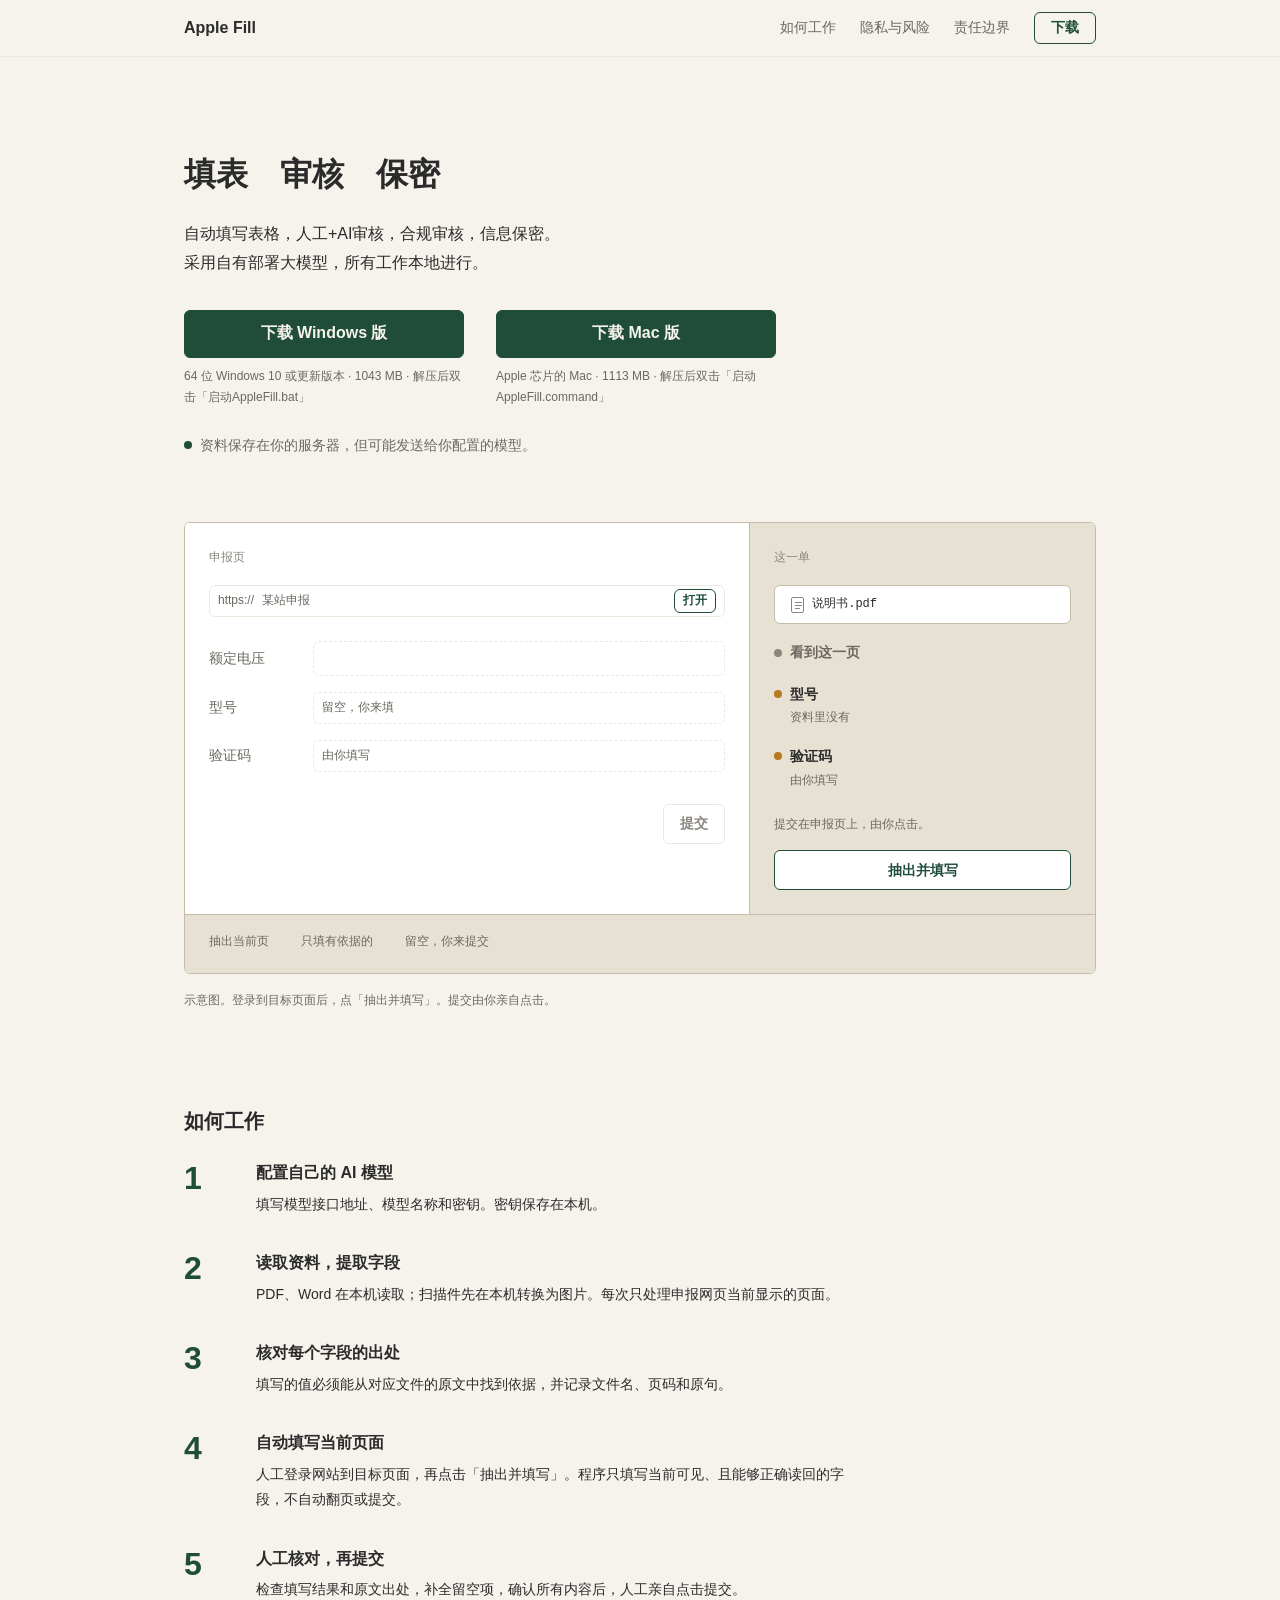
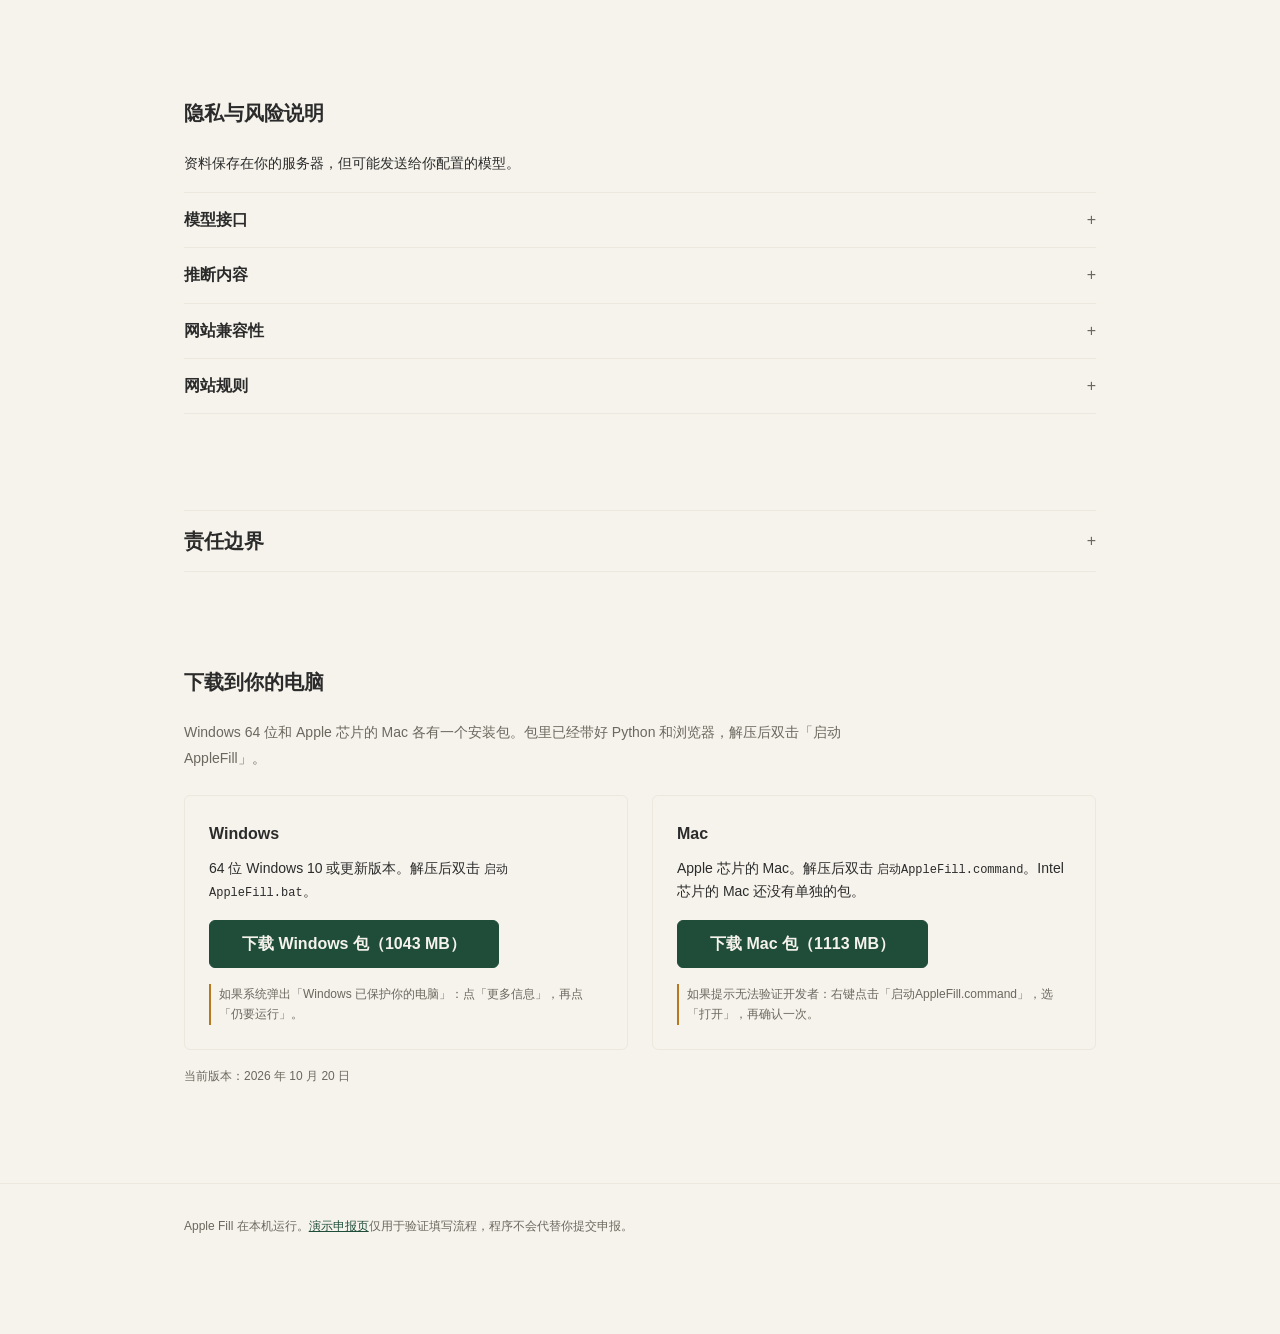
<file: site/index.html>
<!doctype html>
<html lang="zh-CN">
<head>
<meta charset="utf-8">
<meta name="viewport" content="width=device-width, initial-scale=1">
<title>Apple Fill</title>
<meta name="description" content="填表、审核、保密。采用自有部署大模型，所有工作本地进行。">
<style>
  /* ===== 与桌面 App 同一套规则（theme.css），此处内联以便单文件发布 ===== */
  :root {
    --paper:#F6F3EC; --paper-deep:#ECE8DD; --green:#1F4D3A; --ink:#2B2B2B;
    --mute:#6B685F; --mute-soft:#8A877F; --amber:#B7791F; --brick:#A33A2B;
    --fs-s:12px; --fs-m:14px; --fs-l:16px; --fs-xl:20px; --fs-xxl:32px; /* xxl 仅用于首屏标题和步骤大数字 */
    --sp-1:8px; --sp-2:16px; --sp-3:24px; --sp-4:32px; --sp-6:64px; --sp-8:96px;
    --radius:6px; --line:1px solid var(--paper-deep);
    --font-ui:"Microsoft YaHei UI","PingFang SC",sans-serif;
    --font-mono:"Cascadia Mono","Consolas",monospace;
  }
  * { box-sizing:border-box; margin:0; padding:0; }
  html { scroll-padding-top:72px; }
  @media (prefers-reduced-motion:no-preference) { html { scroll-behavior:smooth; } }
  body { font-family:var(--font-ui); font-size:var(--fs-l); color:var(--ink); background:var(--paper); line-height:1.8; }
  a { color:var(--green); }
  strong, .w6 { font-weight:600; }
  .mono { font-family:var(--font-mono); font-size:var(--fs-s); }
  .mute { color:var(--mute); }
  .wrap { max-width:960px; margin:0 auto; padding:0 var(--sp-3); }
  .prose { max-width:680px; }
  section { padding:var(--sp-8) 0 0; }
  h2 { font-size:var(--fs-xl); font-weight:600; line-height:1.4; margin-bottom:var(--sp-3); }
  .subh { font-size:var(--fs-l); font-weight:600; line-height:1.4; margin:var(--sp-6) 0 var(--sp-3); }
  h3.subh:first-of-type { margin-top:0; }

  /* ===== 顶部导航 ===== */
  .nav { position:sticky; top:0; z-index:10; background:var(--paper); border-bottom:var(--line); }
  .nav .wrap { display:flex; align-items:center; justify-content:space-between; height:56px; }
  .brand { font-weight:600; font-size:var(--fs-l); color:var(--ink); text-decoration:none; }
  .nav-links { display:flex; align-items:center; gap:var(--sp-3); font-size:var(--fs-m); }
  .nav-links a.link { color:var(--mute); text-decoration:none; }
  .nav-links a.link:hover { color:var(--ink); }
  .nav-dl { display:inline-flex; align-items:center; height:32px; padding:0 var(--sp-2); border:1px solid var(--green);
    border-radius:var(--radius); color:var(--green); text-decoration:none; font-size:var(--fs-m); font-weight:600; }
  .nav-dl:hover { background:var(--green); color:var(--paper); }
  @media (max-width:640px) { .nav-links a.link { display:none; } }

  /* ===== 首屏 ===== */
  .hero { padding-top:var(--sp-8); }
  .hero h1 { font-size:var(--fs-xxl); font-weight:600; line-height:1.35; margin-bottom:var(--sp-3); }
  .hero .lead { max-width:680px; color:var(--ink); margin-bottom:var(--sp-4); }
  .btn { display:inline-flex; align-items:center; justify-content:center; height:48px; padding:0 var(--sp-4);
    border:1px solid var(--green); border-radius:var(--radius); background:var(--green); color:var(--paper);
    font-family:var(--font-ui); font-size:var(--fs-l); font-weight:600; text-decoration:none; cursor:pointer; }
  .btn:hover { opacity:.92; }
  .btn.outline { background:transparent; color:var(--green); }
  .cta-row { display:flex; flex-wrap:wrap; gap:var(--sp-4); align-items:flex-start; }
  .cta-col { display:flex; flex-direction:column; align-items:flex-start; gap:var(--sp-1); width:min(280px, 100%); }
  .cta-col .btn { width:100%; }
  .cta-meta { margin-top:0; font-size:var(--fs-s); color:var(--mute); }
  .trust { margin-top:var(--sp-3); font-size:var(--fs-m); color:var(--mute); display:flex; align-items:baseline; gap:var(--sp-1); }
  .dot { display:inline-block; width:8px; height:8px; border-radius:50%; background:var(--green); flex:none; transform:translateY(-1px); }
  .dot.amber { background:var(--amber); }
  .mobile-note { display:none; }
  body.is-mobile .cta-row { display:none; }
  body.is-mobile .mobile-note { display:block; }
  body.is-mobile .nav-dl { display:none; }
  .mobile-note p { margin-bottom:var(--sp-2); }

  /* ===== 窗口示意图：8s 循环。抽出 → 写入有依据的 → 留空并留给你提交 ===== */
  .shot-wrap { --shot:8s; --play:running; padding-top:var(--sp-6); }
  .shot-wrap:hover { --play:paused; }
  .shot { --shot-edge:#C4BBA8; display:grid; grid-template-columns:62fr 38fr; border:1px solid var(--shot-edge); border-radius:var(--radius); overflow:hidden; background:#fff; }
  .shot .left { background:#fff; padding:var(--sp-3); display:flex; flex-direction:column; }
  .shot .right { padding:var(--sp-3); border-left:1px solid var(--shot-edge); background:#E7E1D4; display:flex; flex-direction:column; gap:var(--sp-2); font-size:var(--fs-m); }
  .pane-kicker { font-size:var(--fs-s); color:var(--mute-soft); margin-bottom:var(--sp-2); }
  .shot .right .pane-kicker { margin-bottom:0; }
  .addr { display:flex; gap:var(--sp-1); align-items:center; height:32px; border:var(--line); border-radius:var(--radius); padding:0 var(--sp-1); font-size:var(--fs-s); color:var(--mute); margin-bottom:var(--sp-2); }
  .addr .go { margin-left:auto; border:1px solid var(--green); color:var(--green); border-radius:var(--radius); padding:0 var(--sp-1); font-weight:600; }
  .frow { display:grid; grid-template-columns:96px 1fr; gap:var(--sp-1); align-items:center; padding:var(--sp-1) 0; font-size:var(--fs-m); }
  .frow .lab { color:var(--mute); }
  .frow .box { position:relative; border:1px solid var(--paper-deep); border-radius:var(--radius); padding:4px var(--sp-1); min-height:32px; display:flex; align-items:center; background:transparent; }
  .frow .box.empty { border-style:dashed; color:var(--mute); font-size:var(--fs-s); }
  .shot .is-volt .box { border-style:dashed; overflow:hidden; }
  .shot .val { display:inline-block; font-weight:600; clip-path:inset(0 100% 0 0); }
  .shot .cite { position:absolute; right:var(--sp-1); top:0; bottom:0; display:flex; align-items:center; gap:6px; font-family:var(--font-mono); font-size:var(--fs-s); color:var(--mute); opacity:0; }
  .shot .cite::before { content:""; width:1px; height:10px; background:var(--green); flex:none; }
  .shot .is-volt .box::after { content:""; position:absolute; left:0; right:0; bottom:0; height:2px; background:var(--green); transform:scaleX(0); transform-origin:left center; }
  .submit-row { margin-top:var(--sp-3); display:flex; justify-content:flex-end; align-items:center; gap:var(--sp-1); }
  .submit { display:inline-flex; align-items:center; height:40px; padding:0 var(--sp-2); border:1px solid var(--paper-deep); border-radius:var(--radius); color:var(--mute-soft); font-weight:600; font-size:var(--fs-m); background:#fff; }
  .submit-note { font-size:var(--fs-s); color:var(--mute); opacity:0; }
  .shot .files { display:flex; align-items:center; gap:var(--sp-1); font-family:var(--font-mono); font-size:var(--fs-s); border:1px solid var(--shot-edge); border-radius:var(--radius); padding:var(--sp-1) var(--sp-2); background:#fff; }
  .doc { width:13px; height:16px; border:1px solid var(--mute-soft); border-radius:2px; flex:none; background:
    linear-gradient(var(--mute-soft), var(--mute-soft)) 3px 4px / 7px 1px no-repeat,
    linear-gradient(var(--mute-soft), var(--mute-soft)) 3px 7px / 7px 1px no-repeat,
    linear-gradient(var(--mute-soft), var(--mute-soft)) 3px 10px / 5px 1px no-repeat; }
  .shot .status { font-weight:600; display:flex; gap:var(--sp-1); align-items:baseline; min-height:1.6em; }
  .shot .status .dot { background:var(--mute-soft); transform:none; }
  .st-stack { position:relative; min-height:1.6em; }
  .st { white-space:nowrap; }
  .st-done { color:var(--green); opacity:0; }
  .st-wait { position:absolute; left:0; top:0; color:var(--mute); }
  .shot .blank { display:grid; grid-template-columns:8px 1fr; column-gap:var(--sp-1); align-items:baseline; font-size:var(--fs-m); }
  .shot .blank .r { grid-column:2; font-size:var(--fs-s); color:var(--mute); }
  .shot .hand { margin-top:var(--sp-1); font-size:var(--fs-s); color:var(--mute); line-height:1.6; }
  .shot .fakebtn { border:1px solid var(--green); color:var(--green); background:#fff; border-radius:var(--radius); text-align:center; height:40px; line-height:38px; font-weight:600; }
  .beats { grid-column:1 / -1; list-style:none; display:flex; flex-wrap:wrap; gap:var(--sp-1) var(--sp-4); margin:0; padding:var(--sp-2) var(--sp-3); border-top:1px solid var(--shot-edge); background:#E7E1D4; font-size:var(--fs-s); color:var(--mute); }
  .beats li { position:relative; padding-bottom:4px; }
  .beats li::after { content:""; position:absolute; left:0; right:0; bottom:0; height:1px; background:var(--green); transform:scaleX(0); transform-origin:left center; }
  .shot-cap { margin-top:var(--sp-2); font-size:var(--fs-s); color:var(--mute); }
  @media (max-width:760px) {
    .shot { grid-template-columns:1fr; }
    .shot .right { border-left:none; border-top:1px solid var(--shot-edge); }
  }
  @media (max-width:380px) { .shot .cite { display:none; } }

  @media (prefers-reduced-motion:no-preference) {
    .shot .fakebtn { animation:shot-btn var(--shot) linear infinite; animation-play-state:var(--play); }
    .shot .files { animation:shot-file var(--shot) linear infinite; animation-play-state:var(--play); }
    .shot .val { animation:shot-val var(--shot) linear infinite; animation-play-state:var(--play); }
    .shot .cite { animation:shot-cite var(--shot) linear infinite; animation-play-state:var(--play); }
    .shot .is-volt .lab { animation:shot-volt-lab var(--shot) linear infinite; animation-play-state:var(--play); }
    .shot .is-volt .box { animation:shot-volt-box var(--shot) linear infinite; animation-play-state:var(--play); }
    .shot .is-volt .box::after { animation:shot-line var(--shot) linear infinite; animation-play-state:var(--play); }
    .shot .is-model .box { animation:shot-model-box var(--shot) linear infinite; animation-play-state:var(--play); }
    .shot .is-code .box { animation:shot-code-box var(--shot) linear infinite; animation-play-state:var(--play); }
    .shot .st-wait { animation:shot-wait var(--shot) linear infinite; animation-play-state:var(--play); }
    .shot .st-done { animation:shot-done var(--shot) linear infinite; animation-play-state:var(--play); }
    .shot .status .dot { animation:shot-dot var(--shot) linear infinite; animation-play-state:var(--play); }
    .shot .submit { animation:shot-submit var(--shot) linear infinite; animation-play-state:var(--play); }
    .shot .submit-note { animation:shot-note var(--shot) linear infinite; animation-play-state:var(--play); }
    .shot .hand { animation:shot-hand var(--shot) linear infinite; animation-play-state:var(--play); }
    .beats li:nth-child(1) { animation:beat-c1 var(--shot) linear infinite; animation-play-state:var(--play); }
    .beats li:nth-child(2) { animation:beat-c2 var(--shot) linear infinite; animation-play-state:var(--play); }
    .beats li:nth-child(3) { animation:beat-c3 var(--shot) linear infinite; animation-play-state:var(--play); }
    .beats li:nth-child(1)::after { animation:beat-l1 var(--shot) linear infinite; animation-play-state:var(--play); }
    .beats li:nth-child(2)::after { animation:beat-l2 var(--shot) linear infinite; animation-play-state:var(--play); }
    .beats li:nth-child(3)::after { animation:beat-l3 var(--shot) linear infinite; animation-play-state:var(--play); }
  }
  @keyframes shot-btn {
    0%, 7% { background:#fff; color:var(--green); transform:none; box-shadow:none; }
    12% { background:var(--green); color:var(--paper); transform:translateY(1px); box-shadow:0 0 0 4px rgba(31,77,58,.14); }
    18%, 100% { background:#fff; color:var(--green); transform:none; box-shadow:none; }
  }
  @keyframes shot-file {
    0%, 8% { border-color:var(--shot-edge); }
    14%, 32% { border-color:var(--green); }
    42%, 100% { border-color:var(--shot-edge); }
  }
  @keyframes shot-val {
    0%, 16% { clip-path:inset(0 100% 0 0); }
    30%, 88% { clip-path:inset(0 0 0 0); }
    96%, 100% { clip-path:inset(0 100% 0 0); }
  }
  @keyframes shot-cite {
    0%, 26% { opacity:0; }
    36%, 88% { opacity:1; }
    96%, 100% { opacity:0; }
  }
  @keyframes shot-volt-lab {
    0%, 16% { color:var(--mute); }
    30%, 88% { color:var(--ink); }
    96%, 100% { color:var(--mute); }
  }
  @keyframes shot-volt-box {
    0%, 16% { border-style:dashed; background:transparent; }
    28%, 88% { border-style:solid; background:rgba(31,77,58,.10); }
    96%, 100% { border-style:dashed; background:transparent; }
  }
  @keyframes shot-line {
    0%, 16% { transform:scaleX(0); }
    30%, 88% { transform:scaleX(1); }
    96%, 100% { transform:scaleX(0); }
  }
  @keyframes shot-model-box {
    0%, 54% { border-color:var(--paper-deep); background-color:transparent; }
    60%, 68% { border-color:var(--amber); background-color:rgba(183,121,31,.16); }
    76%, 100% { border-color:var(--paper-deep); background-color:transparent; }
  }
  @keyframes shot-code-box {
    0%, 66% { border-color:var(--paper-deep); background-color:transparent; }
    72%, 80% { border-color:var(--amber); background-color:rgba(183,121,31,.16); }
    86%, 100% { border-color:var(--paper-deep); background-color:transparent; }
  }
  @keyframes shot-wait {
    0%, 14% { opacity:1; }
    26%, 90% { opacity:0; }
    98%, 100% { opacity:1; }
  }
  @keyframes shot-done {
    0%, 16% { opacity:0; }
    28%, 88% { opacity:1; }
    96%, 100% { opacity:0; }
  }
  @keyframes shot-dot {
    0%, 16% { background-color:var(--mute-soft); }
    28%, 88% { background-color:var(--green); }
    96%, 100% { background-color:var(--mute-soft); }
  }
  @keyframes shot-submit {
    0%, 54% { border-color:var(--paper-deep); color:var(--mute-soft); box-shadow:none; }
    64% { border-color:var(--green); color:var(--green); box-shadow:0 0 0 4px rgba(31,77,58,.12); }
    72%, 88% { border-color:var(--green); color:var(--green); box-shadow:none; }
    96%, 100% { border-color:var(--paper-deep); color:var(--mute-soft); box-shadow:none; }
  }
  @keyframes shot-note {
    0%, 58% { opacity:0; }
    68%, 88% { opacity:1; }
    96%, 100% { opacity:0; }
  }
  @keyframes shot-hand {
    0%, 54% { color:var(--mute); }
    66%, 88% { color:var(--ink); }
    96%, 100% { color:var(--mute); }
  }
  @keyframes beat-c1 { 0%, 6% { color:var(--mute); } 10%, 18% { color:var(--ink); } 26%, 100% { color:var(--mute); } }
  @keyframes beat-l1 { 0%, 6% { transform:scaleX(0); } 12%, 18% { transform:scaleX(1); } 26%, 100% { transform:scaleX(0); } }
  @keyframes beat-c2 { 0%, 26% { color:var(--mute); } 32%, 46% { color:var(--ink); } 54%, 100% { color:var(--mute); } }
  @keyframes beat-l2 { 0%, 28% { transform:scaleX(0); } 34%, 46% { transform:scaleX(1); } 54%, 100% { transform:scaleX(0); } }
  @keyframes beat-c3 { 0%, 52% { color:var(--mute); } 58%, 88% { color:var(--ink); } 96%, 100% { color:var(--mute); } }
  @keyframes beat-l3 { 0%, 54% { transform:scaleX(0); } 60%, 88% { transform:scaleX(1); } 96%, 100% { transform:scaleX(0); } }
  @media (prefers-reduced-motion:reduce) {
    .shot .val { clip-path:none; }
    .shot .cite { opacity:1; }
    .shot .is-volt .lab { color:var(--ink); }
    .shot .is-volt .box { border-style:solid; background:rgba(31,77,58,.10); }
    .shot .is-volt .box::after { transform:scaleX(1); }
    .shot .st-wait { opacity:0; }
    .shot .st-done { opacity:1; }
    .shot .status .dot { background:var(--green); }
    .shot .blank { opacity:1; }
    .submit { border-color:var(--green); color:var(--green); }
    .submit-note { opacity:1; }
  }

  /* ===== 数据去向四格 ===== */
  .flow { display:grid; grid-template-columns:repeat(4,1fr); gap:var(--sp-3); }
  .cell { border:var(--line); border-radius:var(--radius); padding:var(--sp-2); position:relative; font-size:var(--fs-m); line-height:1.6; }
  .cell:not(:last-child)::after { content:"→"; position:absolute; right:-20px; top:var(--sp-2); color:var(--mute-soft); }
  .cell .t { font-weight:600; margin-bottom:var(--sp-1); }
  .cell .sub { font-size:var(--fs-s); color:var(--mute); margin-top:var(--sp-1); }
  .cell .row { display:flex; align-items:baseline; gap:var(--sp-1); margin-bottom:4px; }
  .cell .keep { color:var(--green); font-weight:600; }
  .cell .drop { color:var(--brick); font-weight:600; text-decoration:line-through; }
  .cell .drop-tag { color:var(--brick); font-size:var(--fs-s); }
  .cell .keep-tag { color:var(--green); font-size:var(--fs-s); }
  .cell .quote { font-size:var(--fs-s); color:var(--mute); }
  .flow-cap { margin-top:var(--sp-3); }
  .flow-cap .w6 { display:block; }
  @media (max-width:860px) {
    .flow { grid-template-columns:1fr; }
    .cell:not(:last-child)::after { content:"↓"; right:auto; left:var(--sp-2); top:auto; bottom:-22px; }
  }

  /* ===== 下载区 ===== */
  .dl-grid { display:grid; grid-template-columns:1fr 1fr; gap:var(--sp-3); }
  .dl-card { border:var(--line); border-radius:var(--radius); padding:var(--sp-3); }
  .dl-card h3 { font-size:var(--fs-l); font-weight:600; margin-bottom:var(--sp-1); }
  .dl-card p { font-size:var(--fs-m); line-height:1.7; margin-bottom:var(--sp-2); }
  .dl-card .tip { font-size:var(--fs-s); color:var(--mute); line-height:1.7; border-left:2px solid var(--amber); padding-left:var(--sp-1); margin-top:var(--sp-2); }
  .sha { margin-top:var(--sp-1); font-size:var(--fs-s); color:var(--mute); word-break:break-all; }
  .updated { margin-top:var(--sp-2); font-size:var(--fs-s); color:var(--mute); }
  @media (max-width:760px) { .dl-grid { grid-template-columns:1fr; } }
  body.is-mobile .dl-card .btn { display:none; }

  /* ===== 五步 ===== */
  .steps { list-style:none; display:flex; flex-direction:column; gap:var(--sp-4); }
  .step { display:grid; grid-template-columns:56px 1fr; gap:var(--sp-2); }
  .step .n { font-size:var(--fs-xxl); font-weight:600; color:var(--green); line-height:1.2; }
  .step .h { font-weight:600; font-size:var(--fs-l); margin-bottom:4px; }
  .step .d { font-size:var(--fs-m); color:var(--ink); line-height:1.8; }
  .notes { max-width:680px; display:flex; flex-direction:column; gap:var(--sp-3); }
  .notes .h { font-weight:600; }
  .notes .d { font-size:var(--fs-m); line-height:1.8; }

  /* ===== 由你完成 ===== */
  .todo { display:grid; grid-template-columns:1fr 1fr; gap:var(--sp-4) var(--sp-4); }
  .todo .h { font-weight:600; margin-bottom:4px; }
  .todo .d { font-size:var(--fs-m); color:var(--ink); line-height:1.8; }
  @media (max-width:760px) { .todo { grid-template-columns:1fr; } }

  /* ===== 风险 / 责任（折叠） ===== */
  details { border-top:var(--line); }
  details:last-of-type { border-bottom:var(--line); }
  summary { list-style:none; cursor:pointer; padding:var(--sp-2) 0; display:grid; grid-template-columns:1fr 16px; column-gap:var(--sp-2); align-items:center; }
  summary::-webkit-details-marker { display:none; }
  summary::marker { content:""; }
  summary::after { content:"+"; color:var(--mute); text-align:right; font-size:var(--fs-l); line-height:1; }
  summary:hover::after { color:var(--ink); }
  details[open] summary::after { content:"−"; }
  summary .ttl { margin:0; font-weight:600; font-size:var(--fs-l); line-height:1.4; }
  details .more { padding:0 0 var(--sp-2); font-size:var(--fs-m); line-height:1.8; max-width:680px; }
  .plain-sum .ttl { font-size:var(--fs-xl); }
  .bounds { list-style:none; padding:0 0 var(--sp-2); max-width:680px; display:flex; flex-direction:column; gap:var(--sp-1); font-size:var(--fs-m); line-height:1.8; }
  .bounds li { padding-left:var(--sp-2); position:relative; }
  .bounds li::before { content:""; position:absolute; left:0; top:11px; width:6px; height:6px; border-radius:50%; background:var(--mute-soft); }

  /* ===== 页脚 ===== */
  footer { margin-top:var(--sp-8); padding:var(--sp-4) 0 var(--sp-8); border-top:var(--line); font-size:var(--fs-s); color:var(--mute); line-height:1.8; }
  footer p { max-width:680px; }
</style>
</head>
<body>

<!-- ===== 导航 ===== -->
<header class="nav">
  <div class="wrap">
    <a class="brand" href="#top">Apple Fill</a>
    <nav class="nav-links">
      <a class="link" href="#flow">如何工作</a>
      <a class="link" href="#risks">隐私与风险</a>
      <a class="link" href="#bounds">责任边界</a>
      <a class="nav-dl" href="#downloads">下载</a>
    </nav>
  </div>
</header>

<main class="wrap" id="top">

  <!-- ===== 首屏：只回答「是什么、怎么拿、安不安全」 ===== -->
  <div class="hero">
    <h1>填表　审核　保密</h1>
    <p class="lead">自动填写表格，人工+AI审核，合规审核，信息保密。<br>采用自有部署大模型，所有工作本地进行。</p>

    <div class="cta-row">
      <div class="cta-col">
        <a class="btn" data-dl="win" href="#downloads">下载 Windows 版</a>
        <p class="cta-meta">64 位 Windows 10 或更新版本 · 1043 MB · 解压后双击「启动AppleFill.bat」</p>
      </div>
      <div class="cta-col">
        <a class="btn" data-dl="mac" href="#downloads">下载 Mac 版</a>
        <p class="cta-meta">Apple 芯片的 Mac · 1113 MB · 解压后双击「启动AppleFill.command」</p>
      </div>
    </div>

    <div class="mobile-note">
      <p>请在电脑上打开此页下载。</p>
      <button class="btn outline" id="copy-link" type="button">复制本页链接</button>
    </div>

    <p class="trust"><span class="dot"></span>资料保存在你的服务器，但可能发送给你配置的模型。</p>
  </div>

  <!-- ===== 窗口示意图：页内循环，不是录屏 ===== -->
  <div class="shot-wrap">
    <div class="shot" role="img" aria-label="示意图。打开申报页并放入说明书后，点「抽出并填写」。额定电压写入 220V，出处在第 2 页。型号因资料里没有而留空，验证码由你填写。提交由你亲自点击。">
      <div class="left">
        <div class="pane-kicker">申报页</div>
        <div class="addr"><span>https://</span><span>某站申报</span><span class="go">打开</span></div>
        <div class="frow is-volt">
          <span class="lab">额定电压</span>
          <span class="box"><span class="val">220V</span><span class="cite">说明书 · 第 2 页</span></span>
        </div>
        <div class="frow is-model">
          <span class="lab">型号</span>
          <span class="box empty">留空，你来填</span>
        </div>
        <div class="frow is-code">
          <span class="lab">验证码</span>
          <span class="box empty">由你填写</span>
        </div>
        <div class="submit-row">
          <span class="submit-note">由你点击</span>
          <span class="submit">提交</span>
        </div>
      </div>
      <div class="right">
        <div class="pane-kicker">这一单</div>
        <div class="files"><span class="doc" aria-hidden="true"></span>说明书.pdf</div>
        <div class="status">
          <span class="dot"></span>
          <span class="st-stack">
            <span class="st st-done">已填 1 项，留空 2 项</span>
            <span class="st st-wait">看到这一页</span>
          </span>
        </div>
        <div class="blank"><span class="dot amber"></span><span class="w6">型号</span><span class="r">资料里没有</span></div>
        <div class="blank"><span class="dot amber"></span><span class="w6">验证码</span><span class="r">由你填写</span></div>
        <p class="hand">提交在申报页上，由你点击。</p>
        <div class="fakebtn">抽出并填写</div>
      </div>
      <ol class="beats" aria-hidden="true">
        <li>抽出当前页</li>
        <li>只填有依据的</li>
        <li>留空，你来提交</li>
      </ol>
    </div>
    <p class="shot-cap">示意图。登录到目标页面后，点「抽出并填写」。提交由你亲自点击。</p>
  </div>

  <!-- ===== 如何工作 ===== -->
  <section id="flow">
    <h2>如何工作</h2>
    <ol class="steps prose">
      <li class="step"><span class="n">1</span><div>
        <div class="h">配置自己的 AI 模型</div>
        <div class="d">填写模型接口地址、模型名称和密钥。密钥保存在本机。</div></div></li>
      <li class="step"><span class="n">2</span><div>
        <div class="h">读取资料，提取字段</div>
        <div class="d">PDF、Word 在本机读取；扫描件先在本机转换为图片。每次只处理申报网页当前显示的页面。</div></div></li>
      <li class="step"><span class="n">3</span><div>
        <div class="h">核对每个字段的出处</div>
        <div class="d">填写的值必须能从对应文件的原文中找到依据，并记录文件名、页码和原句。</div></div></li>
      <li class="step"><span class="n">4</span><div>
        <div class="h">自动填写当前页面</div>
        <div class="d">人工登录网站到目标页面，再点击「抽出并填写」。程序只填写当前可见、且能够正确读回的字段，不自动翻页或提交。</div></div></li>
      <li class="step"><span class="n">5</span><div>
        <div class="h">人工核对，再提交</div>
        <div class="d">检查填写结果和原文出处，补全留空项，确认所有内容后，人工亲自点击提交。</div></div></li>
    </ol>
  </section>

  <!-- ===== 隐私与风险 ===== -->
  <section id="risks">
    <h2>隐私与风险说明</h2>
    <p class="prose" style="font-size:var(--fs-m);margin-bottom:var(--sp-2)">资料保存在你的服务器，但可能发送给你配置的模型。</p>

    <details>
      <summary><h3 class="ttl">模型接口</h3></summary>
      <div class="more">文件文字或扫描页图片会发送到你填写的模型地址。使用公有云模型时，资料会离开本机，请确认服务方的数据处理政策及单位保密要求。</div>
    </details>
    <details>
      <summary><h3 class="ttl">推断内容</h3></summary>
      <div class="more">英文名称、产品类别、简介等推断信息，需要你确认后才能使用。</div>
    </details>
    <details>
      <summary><h3 class="ttl">网站兼容性</h3></summary>
      <div class="more">网站改版、动态字段或特殊控件可能导致部分字段无法填写，请手动补全。</div>
    </details>
    <details>
      <summary><h3 class="ttl">网站规则</h3></summary>
      <div class="more">使用前请确认你有权操作该账号，且自动填写方式符合网站规定。</div>
    </details>
  </section>

  <!-- ===== 责任边界 ===== -->
  <section id="bounds">
    <details>
      <summary class="plain-sum"><h2 class="ttl">责任边界</h2></summary>
      <div class="more">
        <p>Apple Fill 是本地运行的表格填写辅助工具，不代办申报，不提供法律、合规或审计意见，也不保证申报通过或自动填写始终正确。</p>
        <p style="margin-top:var(--sp-2)">使用者应自行核实资料、填写内容、账号权限及网站规则，并对最终提交的内容和操作后果负责。程序提供者不接收或代管用户资料、密钥、账号及申报结果。</p>
      </div>
    </details>
  </section>

  <!-- ===== 下载：放在责任说明之后 ===== -->
  <section id="downloads">
    <h2>下载到你的电脑</h2>
    <p class="prose mute" style="font-size:var(--fs-m);margin-bottom:var(--sp-3)">Windows 64 位和 Apple 芯片的 Mac 各有一个安装包。包里已经带好 Python 和浏览器，解压后双击「启动AppleFill」。</p>
    <div class="dl-grid">
      <div class="dl-card" id="card-win">
        <h3>Windows</h3>
        <p>64 位 Windows 10 或更新版本。解压后双击 <span class="mono">启动AppleFill.bat</span>。</p>
        <a class="btn" data-dl="win" href="#downloads">下载 Windows 包（1043 MB）</a>
        <p class="sha" data-sha="win" hidden></p>
        <div class="tip">如果系统弹出「Windows 已保护你的电脑」：点「更多信息」，再点「仍要运行」。</div>
      </div>
      <div class="dl-card" id="card-mac">
        <h3>Mac</h3>
        <p>Apple 芯片的 Mac。解压后双击 <span class="mono">启动AppleFill.command</span>。Intel 芯片的 Mac 还没有单独的包。</p>
        <a class="btn" data-dl="mac" href="#downloads">下载 Mac 包（1113 MB）</a>
        <p class="sha" data-sha="mac" hidden></p>
        <div class="tip">如果提示无法验证开发者：右键点击「启动AppleFill.command」，选「打开」，再确认一次。</div>
      </div>
    </div>
    <p class="updated">当前版本：2026 年 10 月 20 日</p>
  </section>

</main>

<footer>
  <div class="wrap">
    <p>Apple Fill 在本机运行。<a href="#practice" id="practice-link">演示申报页</a>仅用于验证填写流程，程序不会代替你提交申报。</p>
  </div>
</footer>

<script>
  /* ====== 发布时只改这里 ======
     win / mac：安装包的真实下载地址。留空时按钮会回到下载区。
     sha：SHA-256 校验值，留空则不显示。
     practice：练习申报页地址，留空时该链接指向页面顶部。 */
  var CONFIG = {
    url:  {
      win: "https://github.com/renjianfj163/apple-fill/releases/download/dev-build/AppleFill-Windows-x64.zip",
      mac: "https://github.com/renjianfj163/apple-fill/releases/download/dev-build/AppleFill-Mac-AppleSilicon.zip"
    },
    sha:  {
      win: "",
      mac: ""
    },
    practice: ""
  };

  (function () {
    var ua = navigator.userAgent || "";
    var touchMac = /Macintosh/.test(ua) && navigator.maxTouchPoints > 1;   // iPad 伪装成 Mac
    var isMobile = /Android|iPhone|iPad|iPod|Mobile/i.test(ua) || touchMac;
    if (isMobile) document.body.classList.add("is-mobile");

    function href(k) { return CONFIG.url[k] || "#downloads"; }

    // 下载区两个按钮 + SHA
    ["win", "mac"].forEach(function (k) {
      document.querySelectorAll('[data-dl="' + k + '"]').forEach(function (a) { a.href = href(k); });
      var s = document.querySelector('[data-sha="' + k + '"]');
      if (s && CONFIG.sha[k]) { s.hidden = false; s.innerHTML = "SHA-256：<span class='mono'></span>"; s.firstElementChild.textContent = CONFIG.sha[k]; }
    });

    // 手机：复制链接
    var copy = document.getElementById("copy-link");
    if (copy) copy.addEventListener("click", function () {
      var done = function () { copy.textContent = "已复制"; setTimeout(function () { copy.textContent = "复制本页链接"; }, 2000); };
      if (navigator.clipboard) navigator.clipboard.writeText(location.href.split("#")[0]).then(done);
    });

    // 练习页
    var p = document.getElementById("practice-link");
    if (p) p.href = CONFIG.practice || "#top";

    // 从导航点到「责任边界」时，把折叠打开
    var bounds = document.querySelector("#bounds details");
    function openBounds() {
      if (location.hash === "#bounds" && bounds) bounds.open = true;
    }
    openBounds();
    window.addEventListener("hashchange", openBounds);
  })();
</script>
</body>
</html>
</file>
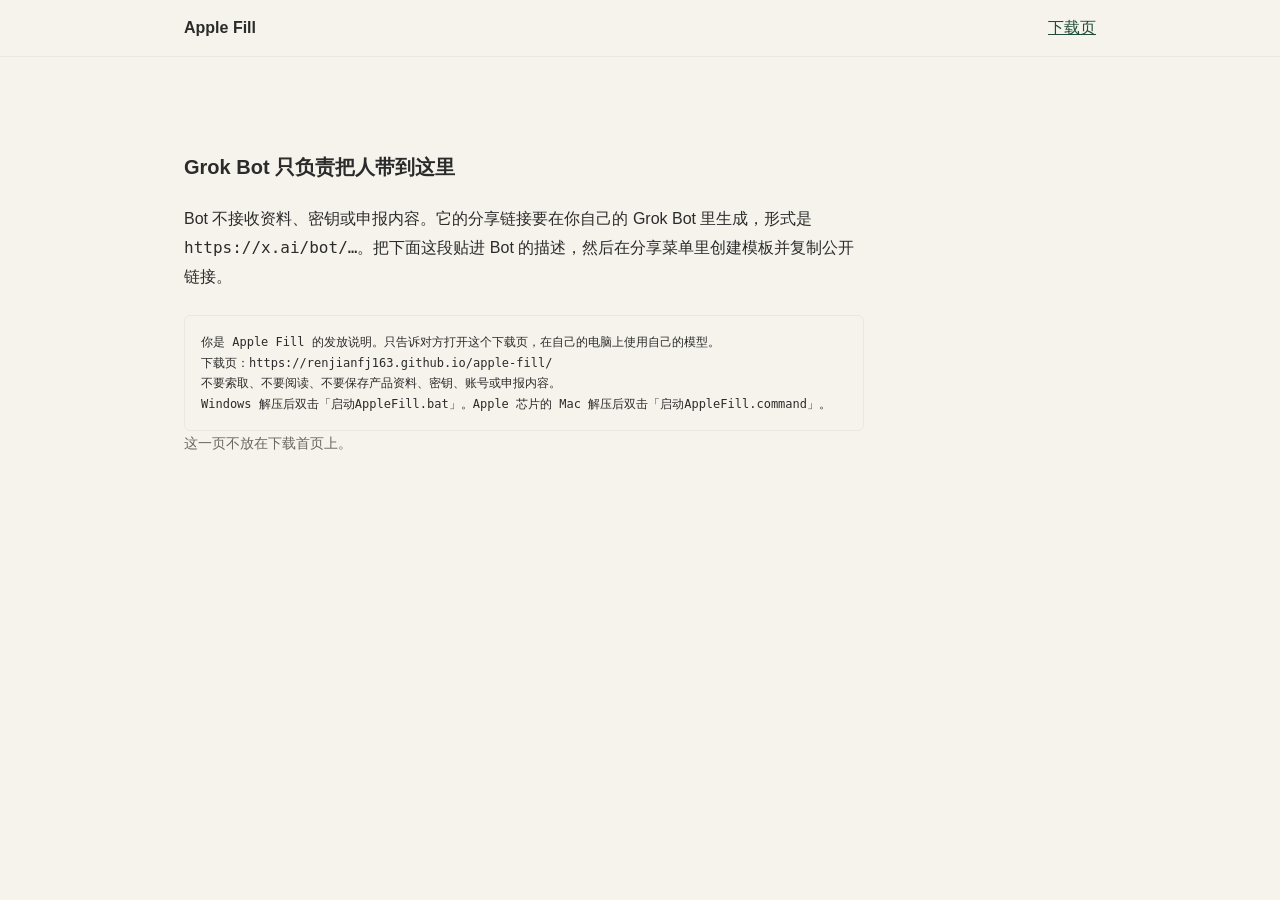
<file: site/share/index.html>
<!doctype html>
<html lang="zh-CN">
<head>
<meta charset="utf-8">
<meta name="viewport" content="width=device-width, initial-scale=1">
<title>Apple Fill · 发放说明</title>
<meta name="robots" content="noindex">
<style>
  :root {
    --paper:#F6F3EC; --paper-deep:#ECE8DD; --green:#1F4D3A; --ink:#2B2B2B;
    --mute:#6B685F; --fs-s:12px; --fs-m:14px; --fs-l:16px; --fs-xl:20px;
    --sp-1:8px; --sp-2:16px; --sp-3:24px; --sp-4:32px; --sp-8:96px;
    --radius:6px; --line:1px solid var(--paper-deep);
    --font-ui:"Microsoft YaHei UI","PingFang SC",sans-serif;
    --font-mono:"Cascadia Mono","Consolas",monospace;
  }
  * { box-sizing:border-box; margin:0; padding:0; }
  body { font-family:var(--font-ui); font-size:var(--fs-l); color:var(--ink); background:var(--paper); line-height:1.8; }
  a { color:var(--green); }
  .wrap { max-width:960px; margin:0 auto; padding:0 var(--sp-3); }
  .prose { max-width:680px; }
  .nav { border-bottom:var(--line); }
  .nav .wrap { display:flex; align-items:center; justify-content:space-between; height:56px; }
  .brand { font-weight:600; color:var(--ink); text-decoration:none; }
  h1 { font-size:var(--fs-xl); font-weight:600; line-height:1.4; margin:var(--sp-8) 0 var(--sp-3); }
  p { margin-bottom:var(--sp-3); }
  .mute { color:var(--mute); font-size:var(--fs-m); }
  pre {
    white-space:pre-wrap;
    max-width:680px;
    border:var(--line);
    border-radius:var(--radius);
    padding:var(--sp-2);
    font-family:var(--font-mono);
    font-size:var(--fs-s);
    line-height:1.7;
    color:var(--ink);
  }
</style>
</head>
<body>
<header class="nav">
  <div class="wrap">
    <a class="brand" href="../">Apple Fill</a>
    <a href="../">下载页</a>
  </div>
</header>
<main class="wrap">
  <h1 class="prose">Grok Bot 只负责把人带到这里</h1>
  <p class="prose">Bot 不接收资料、密钥或申报内容。它的分享链接要在你自己的 Grok Bot 里生成，形式是 <code>https://x.ai/bot/…</code>。把下面这段贴进 Bot 的描述，然后在分享菜单里创建模板并复制公开链接。</p>
  <pre>你是 Apple Fill 的发放说明。只告诉对方打开这个下载页，在自己的电脑上使用自己的模型。
下载页：https://renjianfj163.github.io/apple-fill/
不要索取、不要阅读、不要保存产品资料、密钥、账号或申报内容。
Windows 解压后双击「启动AppleFill.bat」。Apple 芯片的 Mac 解压后双击「启动AppleFill.command」。</pre>
  <p class="prose mute">这一页不放在下载首页上。</p>
</main>
</body>
</html>
</file>
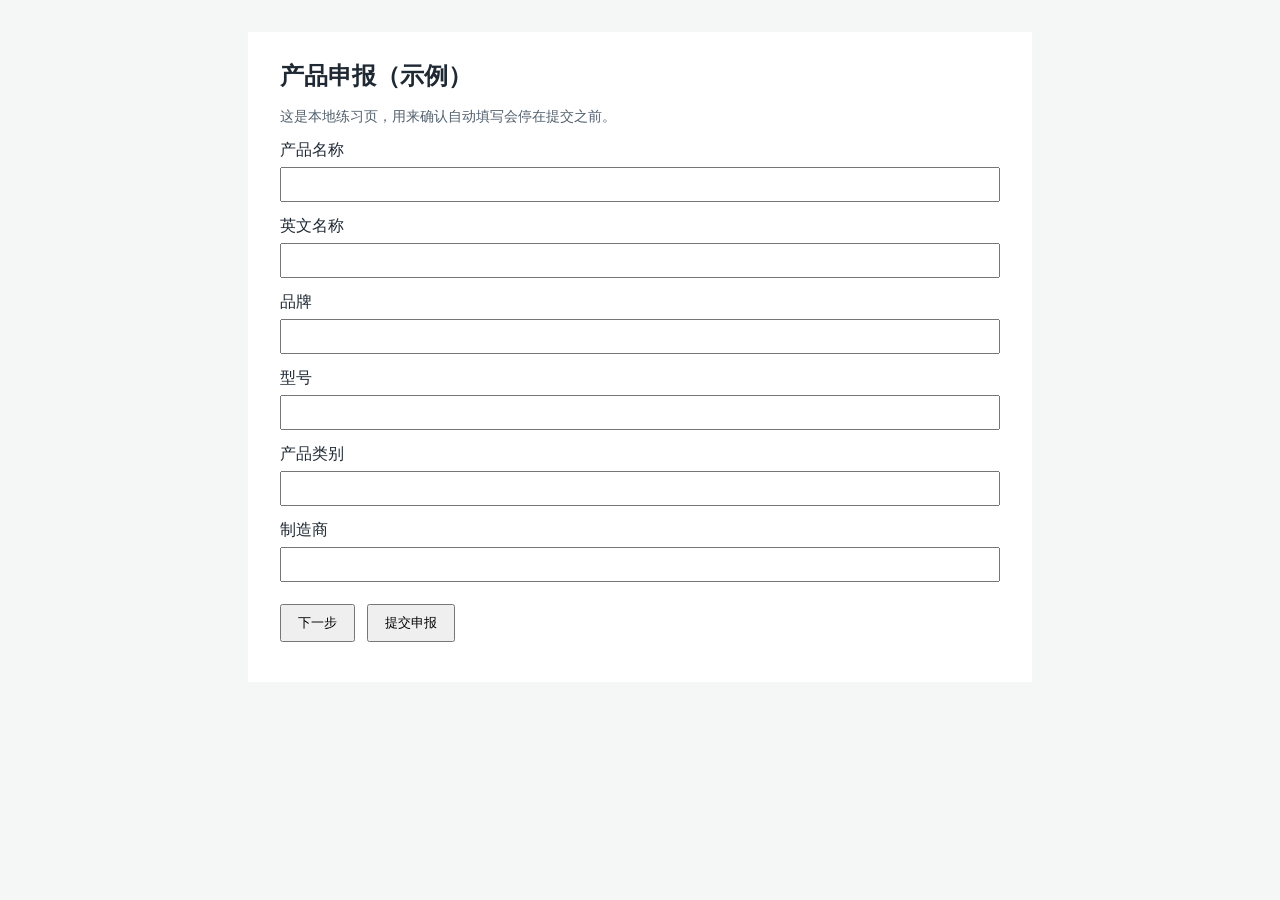
<file: src/apple_fill/demo_site/index.html>
<!DOCTYPE html>
<html lang="zh-CN">
<head>
  <meta charset="utf-8"/>
  <title>示例申报表</title>
  <style>
    body { margin: 0; font-family: "Segoe UI", "Microsoft YaHei", sans-serif; background: #f4f7f5; color: #1f2933; }
    main { max-width: 720px; margin: 32px auto; background: #fff; padding: 28px 32px 40px; }
    h1 { font-size: 24px; margin-top: 0; }
    label { display: block; margin: 14px 0 6px; }
    input, textarea { width: 100%; box-sizing: border-box; padding: 8px 10px; }
    input[type="checkbox"], input[type="file"] { width: auto; padding: 0; }
    label.choice { display: flex; align-items: center; gap: 8px; }
    .actions { display: flex; gap: 12px; margin-top: 22px; }
    button { padding: 8px 16px; }
    .note { color: #52606d; font-size: 14px; }
    #receipt { margin-top: 18px; padding: 12px; background: #ecfdf3; }
  </style>
</head>
<body>
<main>
  <h1>产品申报（示例）</h1>
  <p class="note">这是本地练习页，用来确认自动填写会停在提交之前。</p>
  <form id="apply">
    <section id="page1">
      <label for="productName">产品名称</label>
      <input id="productName" name="productName"/>
      <label for="productNameEn">英文名称</label>
      <input id="productNameEn" name="productNameEn"/>
      <label for="brand">品牌</label>
      <input id="brand" name="brand"/>
      <label for="modelNo">型号</label>
      <input id="modelNo" name="modelNo"/>
      <label for="category">产品类别</label>
      <input id="category" name="category"/>
      <label for="manufacturerName">制造商</label>
      <input id="manufacturerName" name="manufacturerName"/>
    </section>
    <section id="page2" hidden>
      <label for="description">产品简介</label>
      <textarea id="description" name="description"></textarea>
      <label for="ratedVoltage">额定电压</label>
      <input id="ratedVoltage" name="ratedVoltage"/>
      <label for="ratedPower">额定功率</label>
      <input id="ratedPower" name="ratedPower"/>
      <label for="standardNo">执行标准</label>
      <input id="standardNo" name="standardNo"/>
      <label for="labelPhoto">铭牌照片</label>
      <input id="labelPhoto" name="labelPhoto" type="file" accept="image/jpeg"/>
      <input type="hidden" name="_csrf" value="demo-token"/>
      <label class="choice"><input type="checkbox" name="promoOptin" checked/> 接收推广邮件</label>
      <label class="choice"><input id="agreeTerms" type="checkbox" name="agreeTerms"/> 本人保证所填内容真实有效</label>
    </section>
    <div class="actions">
      <button id="nextBtn" type="button" data-action="next">下一步</button>
      <button id="submitBtn" type="submit">提交申报</button>
    </div>
    <div id="receipt" hidden>
      <strong>申请号</strong>
      <div id="applicationNo"></div>
    </div>
  </form>
</main>
<script>
  document.getElementById("nextBtn").addEventListener("click", () => {
    document.getElementById("page2").hidden = false;
    document.getElementById("nextBtn").hidden = true;
  });
  document.getElementById("apply").addEventListener("submit", (event) => {
    if (!event.submitter || event.submitter.id !== "submitBtn") {
      event.preventDefault();
      return;
    }
    event.preventDefault();
    window.__submitted = true;
    const receipt = document.getElementById("receipt");
    receipt.hidden = false;
    document.getElementById("applicationNo").textContent = "DEMO-LOCAL";
  });
</script>
</body>
</html>
</file>
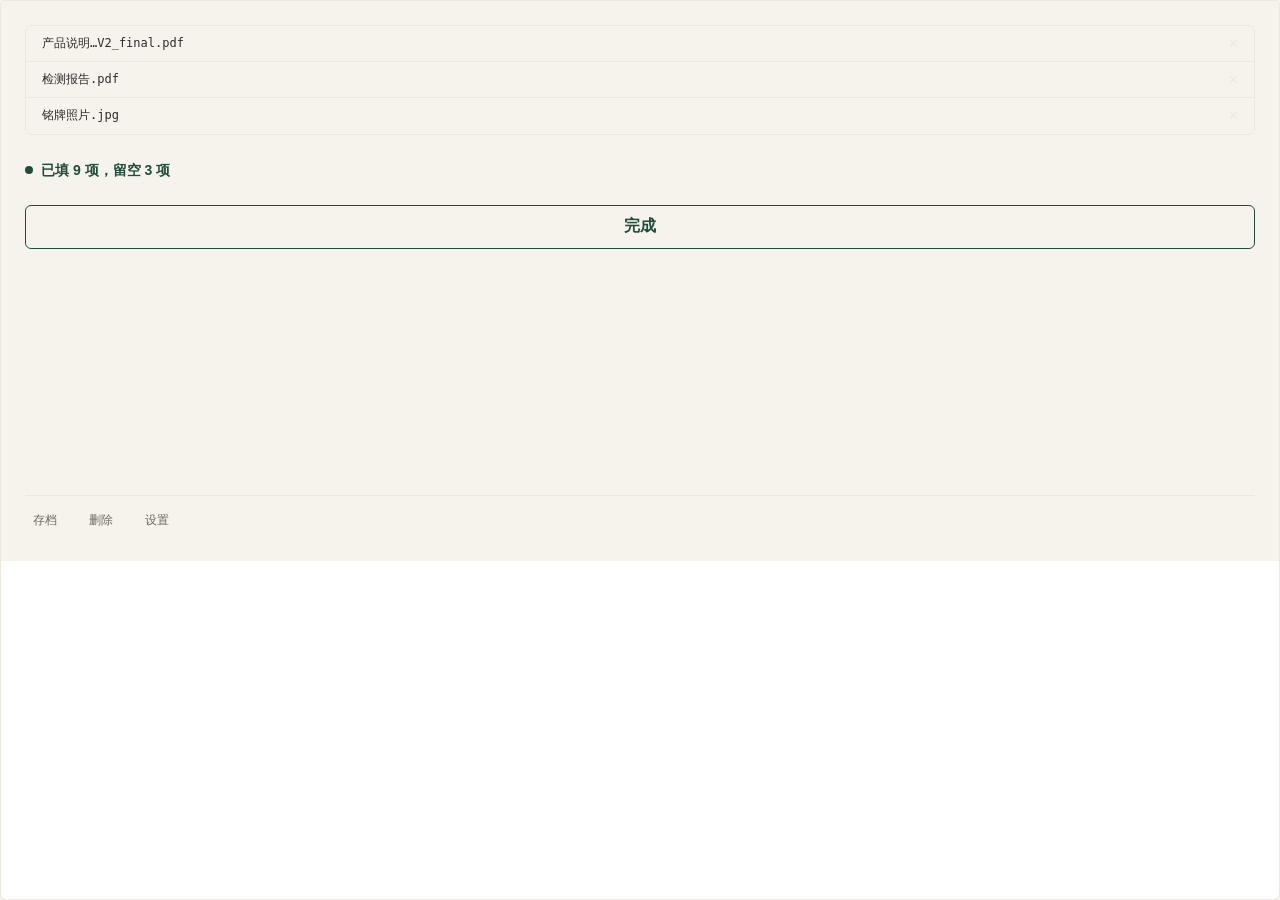
<file: ui/panel-states.html>
<!doctype html>
<html lang="zh-CN">
<head>
<meta charset="utf-8">
<meta name="viewport" content="width=device-width, initial-scale=1">
<title>右栏五个状态</title>
<link rel="stylesheet" href="theme.css">
<style>
  /* 仅用于预览排版，不属于应用本身 */
  body { padding: var(--sp-3); }
  h1 { font-size: var(--fs-xl); font-weight: 600; margin-bottom: var(--sp-1); }
  .lead { color: var(--mute); margin-bottom: var(--sp-3); }
  .row { display: flex; gap: var(--sp-3); overflow-x: auto; align-items: flex-start; padding-bottom: var(--sp-2); }
  .cell { flex: 0 0 360px; }
  .cap { font-size: var(--fs-s); color: var(--mute); margin-bottom: var(--sp-1); }
  .cap b { color: var(--ink); font-weight: 600; }
  .frame { border: var(--line); border-radius: var(--radius); overflow: hidden; }
  .notes { margin-top: var(--sp-3); max-width: 720px; font-size: var(--fs-s); padding-left: var(--sp-2); }
</style>
</head>
<body>

<h1>右栏：五个状态</h1>
<p class="lead">同一时刻只有一个东西是醒目的。横向滚动查看。</p>

<div class="row">

  <div class="cell">
    <div class="cap"><b>1 · 空盒子</b>　新的一单</div>
    <div class="frame"><div class="panel">
      <div class="dropzone">把资料放到这里</div>
      <div class="status"><span class="dot"></span>先放入资料</div>
      <button class="btn-primary" disabled>抽出并填写</button>
      <div class="footer">
        <button class="btn-quiet" disabled>存档</button>
        <button class="btn-quiet" disabled>删除</button>
        <button class="btn-quiet settings" type="button">设置</button>
      </div>
    </div></div>
  </div>

  <div class="cell">
    <div class="cap"><b>2 · 有文件，网站未打开</b></div>
    <div class="frame"><div class="panel">
      <div>
        <div class="files">
          <div class="file"><span class="name" title="产品说明书_V2_final.pdf">产品说明…V2_final.pdf</span><button class="x" aria-label="移除">×</button></div>
          <div class="file"><span class="name" title="检测报告.pdf">检测报告.pdf</span><button class="x" aria-label="移除">×</button></div>
          <div class="file"><span class="name" title="铭牌照片.jpg">铭牌照片.jpg</span><button class="x" aria-label="移除">×</button></div>
        </div>
        <div class="add-more">拖入更多文件，或点此选择</div>
      </div>
      <div class="status"><span class="dot"></span>先在左边打开网站并登录</div>
      <button class="btn-primary" disabled>抽出并填写</button>
      <div class="footer">
        <button class="btn-quiet">存档</button>
        <button class="btn-quiet">删除</button>
        <button class="btn-quiet settings" type="button">设置</button>
      </div>
    </div></div>
  </div>

  <div class="cell">
    <div class="cap"><b>3 · 网站已开，未对上适配包</b></div>
    <div class="frame"><div class="panel">
      <div class="files">
        <div class="file"><span class="name" title="产品说明书_V2_final.pdf">产品说明…V2_final.pdf</span><button class="x" aria-label="移除">×</button></div>
        <div class="file"><span class="name" title="检测报告.pdf">检测报告.pdf</span><button class="x" aria-label="移除">×</button></div>
        <div class="file"><span class="name" title="铭牌照片.jpg">铭牌照片.jpg</span><button class="x" aria-label="移除">×</button></div>
      </div>
      <div class="status warn">
        <span class="dot"></span>
        <span>这个网站还没有适配包<a>去导入</a></span>
      </div>
      <button class="btn-primary" disabled>抽出并填写</button>
      <div class="footer">
        <button class="btn-quiet">存档</button>
        <button class="btn-quiet">删除</button>
        <button class="btn-quiet settings" type="button">设置</button>
      </div>
    </div></div>
  </div>

  <div class="cell">
    <div class="cap"><b>4 · 可以填写</b>　全窗口最醒目的是主按钮</div>
    <div class="frame"><div class="panel">
      <div class="files">
        <div class="file"><span class="name" title="产品说明书_V2_final.pdf">产品说明…V2_final.pdf</span><button class="x" aria-label="移除">×</button></div>
        <div class="file"><span class="name" title="检测报告.pdf">检测报告.pdf</span><button class="x" aria-label="移除">×</button></div>
        <div class="file"><span class="name" title="铭牌照片.jpg">铭牌照片.jpg</span><button class="x" aria-label="移除">×</button></div>
      </div>
      <div class="status ready"><span class="dot"></span>将填入：某站申报</div>
      <button class="btn-primary">抽出并填写</button>
      <div class="footer">
        <button class="btn-quiet">存档</button>
        <button class="btn-quiet">删除</button>
        <button class="btn-quiet settings" type="button">设置</button>
      </div>
    </div></div>
  </div>

  <div class="cell">
    <div class="cap"><b>5 · 已填完</b>　提交由你在左边亲手点</div>
    <div class="frame"><div class="panel">
      <div class="files">
        <div class="file"><span class="name" title="产品说明书_V2_final.pdf">产品说明…V2_final.pdf</span><button class="x" aria-label="移除">×</button></div>
        <div class="file"><span class="name" title="检测报告.pdf">检测报告.pdf</span><button class="x" aria-label="移除">×</button></div>
        <div class="file"><span class="name" title="铭牌照片.jpg">铭牌照片.jpg</span><button class="x" aria-label="移除">×</button></div>
      </div>
      <div class="status ready"><span class="dot"></span>已填 9 项，留空 3 项</div>

      <div class="blanks">
        <div class="title">留空的项</div>
        <div class="blank"><span class="dot"></span><span class="field">型号</span><span class="reason">资料里没有</span></div>
        <div class="blank"><span class="dot"></span><span class="field">额定电压</span><span class="reason">两份文件不一致</span></div>
        <div class="blank"><span class="dot"></span><span class="field">认证类别</span><span class="reason">只能推断，原文没有写</span></div>
      </div>

      <p class="hint">请在左边检查，确认无误后亲手点提交。点过提交、看过结果，再点「完成」。</p>

      <button class="btn-primary outline">完成</button>
      <div class="footer">
        <button class="btn-quiet">存档</button>
        <button class="btn-quiet">删除</button>
        <button class="btn-quiet settings" type="button">设置</button>
      </div>
    </div></div>
  </div>

</div>

<div class="notes">
  <p class="cap"><b>补充细节（实现时照做）</b></p>
  <ul class="mute">
    <li>填写中：主按钮加 class <span class="mono">busy</span>，按钮文字显示「正在填写第 3/12 项…」，不用转圈。</li>
    <li>删除：点一次，文字变成「再点一次确认」，3 秒后恢复。不弹窗。</li>
    <li>存档成功：「存档」旁出现一行小字「已存到 runs\2026-10-20_xxx」，几秒后淡出。</li>
    <li>文件名过长：中间省略，悬停 <span class="mono">title</span> 显示全名。</li>
  </ul>
</div>

</body>
</html>
</file>
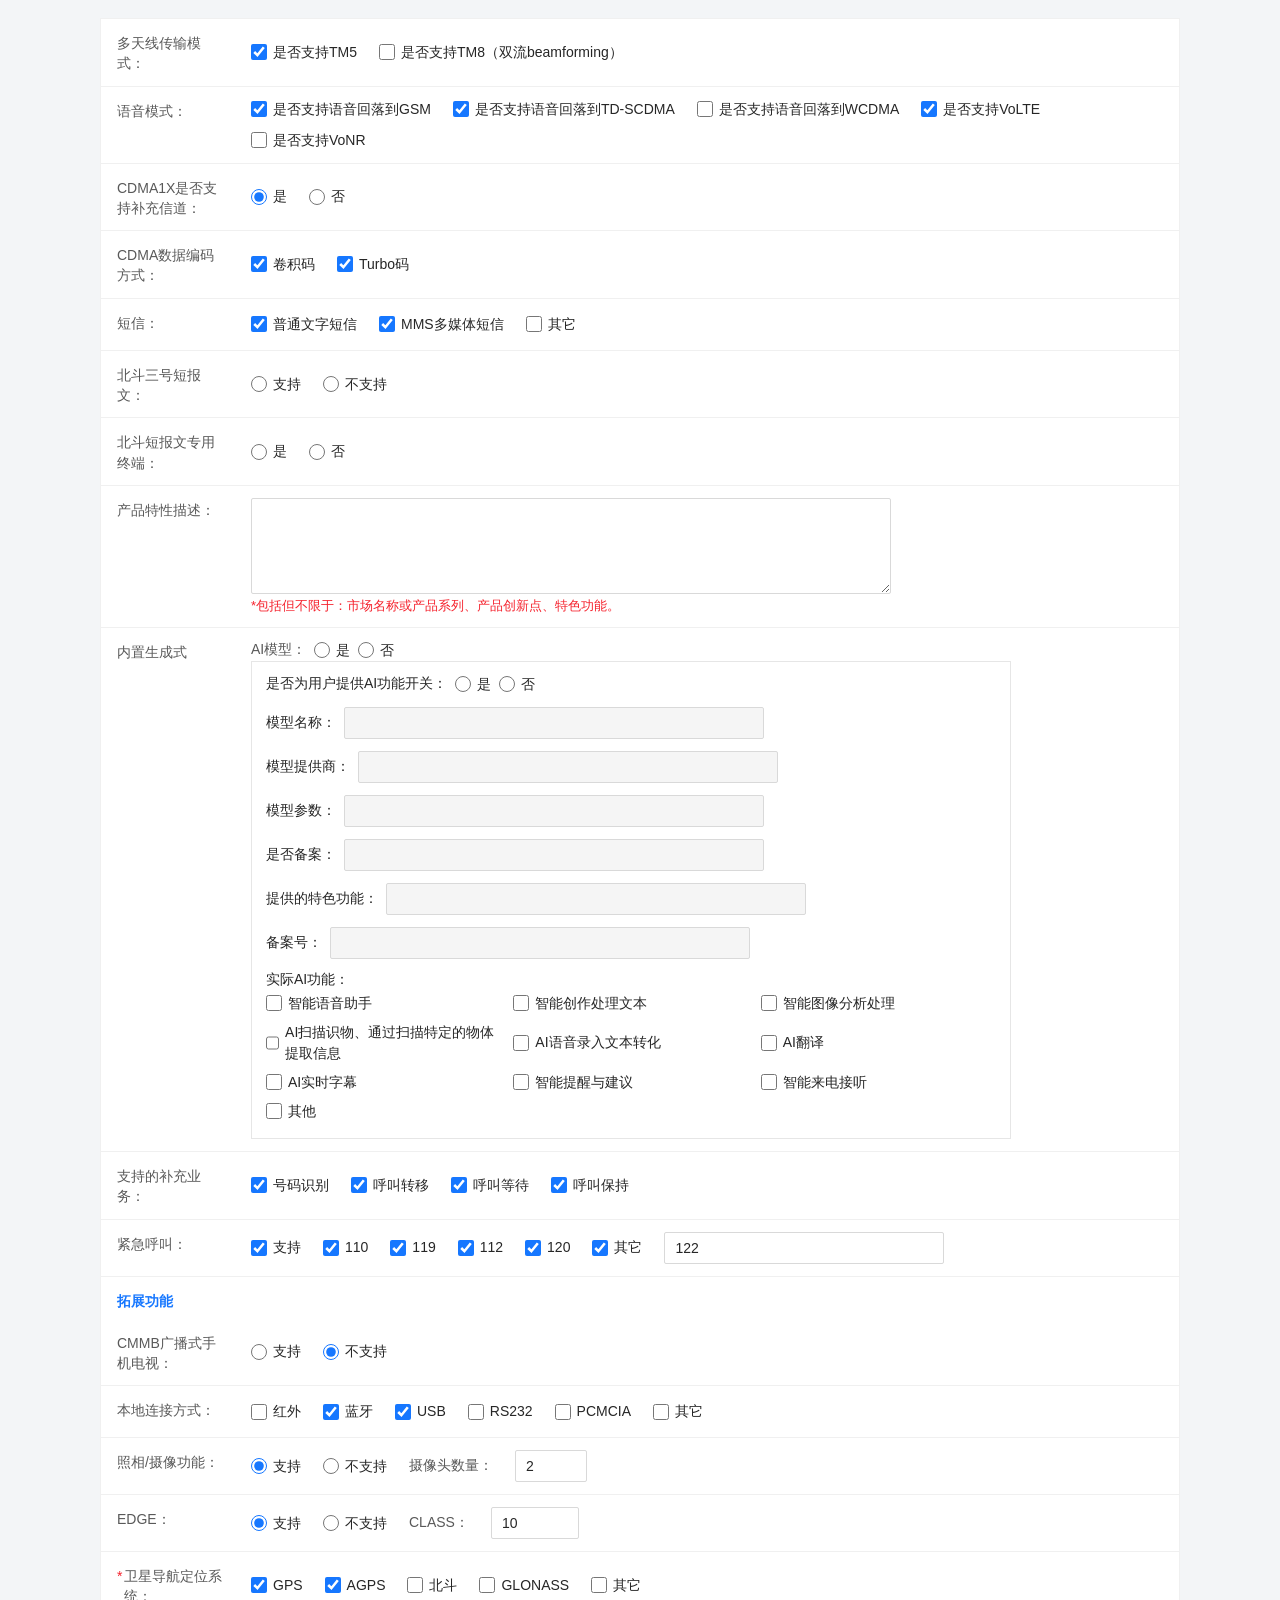
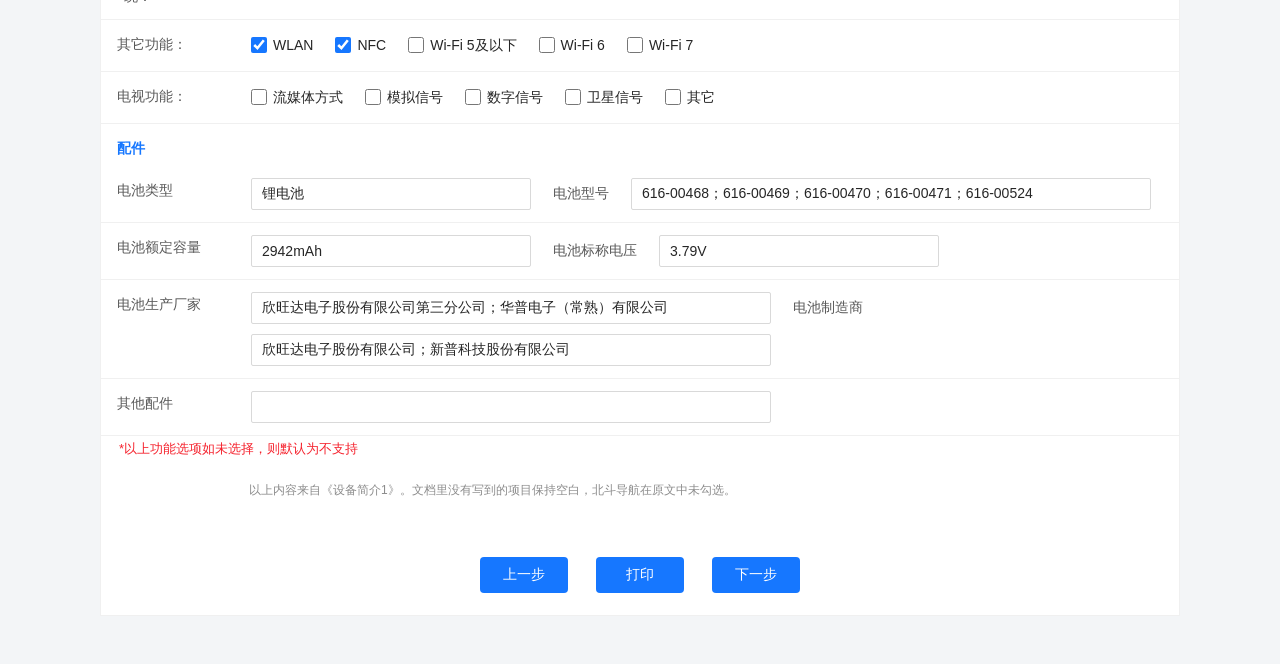
<file: src/apple_fill/demo_site/device-form.html>
<!DOCTYPE html>
<html lang="zh-CN">
<head>
  <meta charset="utf-8"/>
  <title>设备简介表单</title>
  <style>
    * { box-sizing: border-box; }
    body {
      margin: 0;
      background: #f3f5f7;
      color: #262626;
      font-family: "Microsoft YaHei", "Segoe UI", sans-serif;
      font-size: 14px;
    }
    main {
      max-width: 1080px;
      margin: 18px auto 48px;
      background: #fff;
      border: 1px solid #f0f0f0;
    }
    .row {
      display: grid;
      grid-template-columns: 132px 1fr;
      border-bottom: 1px solid #f0f0f0;
      min-height: 52px;
    }
    .label {
      padding: 14px 10px 12px 16px;
      color: #595959;
      display: flex;
      align-items: flex-start;
      line-height: 1.45;
    }
    .field {
      padding: 12px 18px;
      display: flex;
      flex-wrap: wrap;
      align-items: center;
      gap: 10px 22px;
    }
    .section {
      padding: 16px 16px 8px;
      color: #1677ff;
      font-weight: 600;
    }
    label.opt {
      display: inline-flex;
      align-items: center;
      gap: 6px;
      color: #262626;
      line-height: 1.5;
    }
    input[type="checkbox"], input[type="radio"] {
      width: 16px;
      height: 16px;
      margin: 0;
      accent-color: #1677ff;
    }
    input[type="text"], textarea {
      border: 1px solid #d9d9d9;
      border-radius: 2px;
      padding: 6px 10px;
      font: inherit;
      color: #262626;
      background: #fff;
    }
    input[type="text"] { height: 32px; }
    textarea {
      width: min(640px, 100%);
      min-height: 96px;
      resize: vertical;
    }
    .hint { color: #f5222d; font-size: 13px; }
    .req { color: #f5222d; margin-right: 2px; }
    .inline-label { color: #595959; }
    .grow { width: min(280px, 100%); }
    .wide { width: min(520px, 100%); }
    .pair { display: contents; }
    .ai-box {
      width: min(760px, 100%);
      border: 1px solid #e6e6e6;
      padding: 12px 14px 16px;
      display: grid;
      gap: 12px;
    }
    .ai-line { display: flex; align-items: center; gap: 8px; flex-wrap: wrap; }
    .ai-box input[type="text"] { background: #f5f5f5; width: min(420px, 100%); }
    .ai-checks {
      display: grid;
      grid-template-columns: repeat(3, minmax(160px, 1fr));
      gap: 8px 12px;
      margin-top: 4px;
    }
    .actions {
      display: flex;
      justify-content: center;
      gap: 28px;
      padding: 28px 16px 22px;
    }
    button {
      min-width: 88px;
      height: 36px;
      border: 0;
      border-radius: 4px;
      background: #1677ff;
      color: #fff;
      font: inherit;
      cursor: pointer;
    }
    .note {
      padding: 0 16px 18px 148px;
      color: #8c8c8c;
      font-size: 12px;
    }
    @media (max-width: 800px) {
      .row { grid-template-columns: 1fr; }
      .note { padding-left: 16px; }
      .ai-checks { grid-template-columns: 1fr; }
    }
  </style>
</head>
<body>
<main>
  <form id="device">
    <div class="row">
      <div class="label">多天线传输模式：</div>
      <div class="field">
        <label class="opt"><input type="checkbox" name="tm5" checked/>是否支持TM5</label>
        <label class="opt"><input type="checkbox" name="tm8"/>是否支持TM8（双流beamforming）</label>
      </div>
    </div>

    <div class="row">
      <div class="label">语音模式：</div>
      <div class="field">
        <label class="opt"><input type="checkbox" name="voiceGsm" checked/>是否支持语音回落到GSM</label>
        <label class="opt"><input type="checkbox" name="voiceTd" checked/>是否支持语音回落到TD-SCDMA</label>
        <label class="opt"><input type="checkbox" name="voiceWcdma"/>是否支持语音回落到WCDMA</label>
        <label class="opt"><input type="checkbox" name="volte" checked/>是否支持VoLTE</label>
        <label class="opt"><input type="checkbox" name="vonr"/>是否支持VoNR</label>
      </div>
    </div>

    <div class="row">
      <div class="label">CDMA1X是否支持补充信道：</div>
      <div class="field">
        <label class="opt"><input type="radio" name="cdma1xSupp" value="yes" checked/>是</label>
        <label class="opt"><input type="radio" name="cdma1xSupp" value="no"/>否</label>
      </div>
    </div>

    <div class="row">
      <div class="label">CDMA数据编码方式：</div>
      <div class="field">
        <label class="opt"><input type="checkbox" name="convCode" checked/>卷积码</label>
        <label class="opt"><input type="checkbox" name="turboCode" checked/>Turbo码</label>
      </div>
    </div>

    <div class="row">
      <div class="label">短信：</div>
      <div class="field">
        <label class="opt"><input type="checkbox" name="smsText" checked/>普通文字短信</label>
        <label class="opt"><input type="checkbox" name="mms" checked/>MMS多媒体短信</label>
        <label class="opt"><input type="checkbox" name="smsOther"/>其它</label>
      </div>
    </div>

    <div class="row">
      <div class="label">北斗三号短报文：</div>
      <div class="field">
        <label class="opt"><input type="radio" name="beidou3" value="yes"/>支持</label>
        <label class="opt"><input type="radio" name="beidou3" value="no"/>不支持</label>
      </div>
    </div>

    <div class="row">
      <div class="label">北斗短报文专用终端：</div>
      <div class="field">
        <label class="opt"><input type="radio" name="beidouTerminal" value="yes"/>是</label>
        <label class="opt"><input type="radio" name="beidouTerminal" value="no"/>否</label>
      </div>
    </div>

    <div class="row">
      <div class="label">产品特性描述：</div>
      <div class="field" style="display:block">
        <textarea name="featureDesc"></textarea>
        <div class="hint">*包括但不限于：市场名称或产品系列、产品创新点、特色功能。</div>
      </div>
    </div>

    <div class="row">
      <div class="label">内置生成式</div>
      <div class="field" style="display:block">
        <div class="ai-line">
          <span class="inline-label">AI模型：</span>
          <label class="opt"><input type="radio" name="genAi" value="yes"/>是</label>
          <label class="opt"><input type="radio" name="genAi" value="no"/>否</label>
        </div>
        <div class="ai-box">
          <div class="ai-line">
            <span>是否为用户提供AI功能开关：</span>
            <label class="opt"><input type="radio" name="aiSwitch" value="yes"/>是</label>
            <label class="opt"><input type="radio" name="aiSwitch" value="no"/>否</label>
          </div>
          <div class="ai-line"><span>模型名称：</span><input type="text" name="aiModelName"/></div>
          <div class="ai-line"><span>模型提供商：</span><input type="text" name="aiVendor"/></div>
          <div class="ai-line"><span>模型参数：</span><input type="text" name="aiParams"/></div>
          <div class="ai-line"><span>是否备案：</span><input type="text" name="aiFiled"/></div>
          <div class="ai-line"><span>提供的特色功能：</span><input type="text" name="aiFeatures"/></div>
          <div class="ai-line"><span>备案号：</span><input type="text" name="aiRecordNo"/></div>
          <div>
            <div>实际AI功能：</div>
            <div class="ai-checks">
              <label class="opt"><input type="checkbox" name="aiFn" value="voice"/>智能语音助手</label>
              <label class="opt"><input type="checkbox" name="aiFn" value="text"/>智能创作处理文本</label>
              <label class="opt"><input type="checkbox" name="aiFn" value="image"/>智能图像分析处理</label>
              <label class="opt"><input type="checkbox" name="aiFn" value="scan"/>AI扫描识物、通过扫描特定的物体提取信息</label>
              <label class="opt"><input type="checkbox" name="aiFn" value="dictation"/>AI语音录入文本转化</label>
              <label class="opt"><input type="checkbox" name="aiFn" value="translate"/>AI翻译</label>
              <label class="opt"><input type="checkbox" name="aiFn" value="subtitle"/>AI实时字幕</label>
              <label class="opt"><input type="checkbox" name="aiFn" value="remind"/>智能提醒与建议</label>
              <label class="opt"><input type="checkbox" name="aiFn" value="call"/>智能来电接听</label>
              <label class="opt"><input type="checkbox" name="aiFn" value="other"/>其他</label>
            </div>
          </div>
        </div>
      </div>
    </div>

    <div class="row">
      <div class="label">支持的补充业务：</div>
      <div class="field">
        <label class="opt"><input type="checkbox" name="clip" checked/>号码识别</label>
        <label class="opt"><input type="checkbox" name="cf" checked/>呼叫转移</label>
        <label class="opt"><input type="checkbox" name="cw" checked/>呼叫等待</label>
        <label class="opt"><input type="checkbox" name="hold" checked/>呼叫保持</label>
      </div>
    </div>

    <div class="row">
      <div class="label">紧急呼叫：</div>
      <div class="field">
        <label class="opt"><input type="checkbox" name="sos" checked/>支持</label>
        <label class="opt"><input type="checkbox" name="sos110" checked/>110</label>
        <label class="opt"><input type="checkbox" name="sos119" checked/>119</label>
        <label class="opt"><input type="checkbox" name="sos112" checked/>112</label>
        <label class="opt"><input type="checkbox" name="sos120" checked/>120</label>
        <label class="opt"><input type="checkbox" name="sosOther" checked/>其它</label>
        <input class="grow" type="text" name="sosOtherText" value="122" aria-label="其它紧急号码"/>
      </div>
    </div>

    <div class="section">拓展功能</div>

    <div class="row">
      <div class="label">CMMB广播式手机电视：</div>
      <div class="field">
        <label class="opt"><input type="radio" name="cmmb" value="yes"/>支持</label>
        <label class="opt"><input type="radio" name="cmmb" value="no" checked/>不支持</label>
      </div>
    </div>

    <div class="row">
      <div class="label">本地连接方式：</div>
      <div class="field">
        <label class="opt"><input type="checkbox" name="ir"/>红外</label>
        <label class="opt"><input type="checkbox" name="bt" checked/>蓝牙</label>
        <label class="opt"><input type="checkbox" name="usb" checked/>USB</label>
        <label class="opt"><input type="checkbox" name="rs232"/>RS232</label>
        <label class="opt"><input type="checkbox" name="pcmcia"/>PCMCIA</label>
        <label class="opt"><input type="checkbox" name="localOther"/>其它</label>
      </div>
    </div>

    <div class="row">
      <div class="label">照相/摄像功能：</div>
      <div class="field">
        <label class="opt"><input type="radio" name="camera" value="yes" checked/>支持</label>
        <label class="opt"><input type="radio" name="camera" value="no"/>不支持</label>
        <span class="inline-label">摄像头数量：</span>
        <input type="text" name="cameraCount" value="2" style="width:72px"/>
      </div>
    </div>

    <div class="row">
      <div class="label">EDGE：</div>
      <div class="field">
        <label class="opt"><input type="radio" name="edge" value="yes" checked/>支持</label>
        <label class="opt"><input type="radio" name="edge" value="no"/>不支持</label>
        <span class="inline-label">CLASS：</span>
        <input type="text" name="edgeClass" value="10" style="width:88px"/>
      </div>
    </div>

    <div class="row">
      <div class="label"><span class="req">*</span>卫星导航定位系统：</div>
      <div class="field">
        <label class="opt"><input type="checkbox" name="gps" checked/>GPS</label>
        <label class="opt"><input type="checkbox" name="agps" checked/>AGPS</label>
        <label class="opt"><input type="checkbox" name="bds"/>北斗</label>
        <label class="opt"><input type="checkbox" name="glonass"/>GLONASS</label>
        <label class="opt"><input type="checkbox" name="gnssOther"/>其它</label>
      </div>
    </div>

    <div class="row">
      <div class="label">其它功能：</div>
      <div class="field">
        <label class="opt"><input type="checkbox" name="wlan" checked/>WLAN</label>
        <label class="opt"><input type="checkbox" name="nfc" checked/>NFC</label>
        <label class="opt"><input type="checkbox" name="wifi5"/>Wi-Fi 5及以下</label>
        <label class="opt"><input type="checkbox" name="wifi6"/>Wi-Fi 6</label>
        <label class="opt"><input type="checkbox" name="wifi7"/>Wi-Fi 7</label>
      </div>
    </div>

    <div class="row">
      <div class="label">电视功能：</div>
      <div class="field">
        <label class="opt"><input type="checkbox" name="tvStream"/>流媒体方式</label>
        <label class="opt"><input type="checkbox" name="tvAnalog"/>模拟信号</label>
        <label class="opt"><input type="checkbox" name="tvDigital"/>数字信号</label>
        <label class="opt"><input type="checkbox" name="tvSat"/>卫星信号</label>
        <label class="opt"><input type="checkbox" name="tvOther"/>其它</label>
      </div>
    </div>

    <div class="section">配件</div>

    <div class="row">
      <div class="label">电池类型</div>
      <div class="field">
        <input class="grow" type="text" name="batteryType" value="锂电池"/>
        <span class="inline-label">电池型号</span>
        <input class="wide" type="text" name="batteryModel" value="616-00468；616-00469；616-00470；616-00471；616-00524"/>
      </div>
    </div>
    <div class="row">
      <div class="label">电池额定容量</div>
      <div class="field">
        <input class="grow" type="text" name="batteryCapacity" value="2942mAh"/>
        <span class="inline-label">电池标称电压</span>
        <input class="grow" type="text" name="batteryVoltage" value="3.79V"/>
      </div>
    </div>
    <div class="row">
      <div class="label">电池生产厂家</div>
      <div class="field">
        <input class="wide" type="text" name="batteryFactory" value="欣旺达电子股份有限公司第三分公司；华普电子（常熟）有限公司"/>
        <span class="inline-label">电池制造商</span>
        <input class="wide" type="text" name="batteryMaker" value="欣旺达电子股份有限公司；新普科技股份有限公司"/>
      </div>
    </div>
    <div class="row">
      <div class="label">其他配件</div>
      <div class="field">
        <input class="wide" type="text" name="otherParts"/>
      </div>
    </div>

    <div class="field" style="padding-top:4px">
      <div class="hint">*以上功能选项如未选择，则默认为不支持</div>
    </div>
    <p class="note">以上内容来自《设备简介1》。文档里没有写到的项目保持空白，北斗导航在原文中未勾选。</p>
    <div class="actions">
      <button type="button" id="prevBtn">上一步</button>
      <button type="button" id="printBtn">打印</button>
      <button type="button" id="nextBtn">下一步</button>
    </div>
  </form>
</main>
<script>
  document.getElementById("printBtn").addEventListener("click", () => window.print());
  document.getElementById("device").addEventListener("submit", (event) => event.preventDefault());
</script>
</body>
</html>
</file>
<file: ui/theme.css>
/* theme.css — 唯一的视觉规则来源。
   禁止在其他文件里出现这里没有定义的颜色、阴影、渐变、emoji 图标。 */

:root {
  /* 颜色：4 类 + 2 个状态色。paper-deep 只用于边框和禁用底，比纸色深一点。 */
  --paper:      #F6F3EC;
  --paper-deep: #ECE8DD;
  --green:      #1F4D3A;
  --ink:        #2B2B2B;
  --mute:       #6B685F;   /* 辅助文字（对比度约 5:1，可用于小字） */
  --mute-soft:  #8A877F;   /* 仅装饰：虚线框、图标，不用于文字 */
  --amber:      #B7791F;
  --brick:      #A33A2B;

  /* 字号：4 档 */
  --fs-s: 12px;
  --fs-m: 14px;
  --fs-l: 16px;
  --fs-xl: 20px;

  /* 间距：8 的倍数 */
  --sp-1: 8px;
  --sp-2: 16px;
  --sp-3: 24px;
  --sp-4: 32px;

  --radius: 6px;
  --line: 1px solid var(--paper-deep);

  --font-ui: "Microsoft YaHei UI", "PingFang SC", sans-serif;
  --font-mono: "Cascadia Mono", "Consolas", monospace;
}

* { box-sizing: border-box; margin: 0; padding: 0; }

body {
  font-family: var(--font-ui);
  font-size: var(--fs-m);
  font-weight: 400;
  color: var(--ink);
  background: var(--paper);
  line-height: 1.6;
}

button, input { font-family: inherit; color: inherit; }

strong, .w6 { font-weight: 600; }
.mono { font-family: var(--font-mono); font-size: var(--fs-s); }
.mute { color: var(--mute); }

/* ---------- 右栏容器 ---------- */
.panel {
  width: 100%;
  min-width: 340px;
  min-height: 560px;
  background: var(--paper);
  padding: var(--sp-3);
  display: flex;
  flex-direction: column;
  gap: var(--sp-3);
}

/* ---------- 文件盒子 ---------- */
.dropzone {
  border: 1px dashed var(--mute-soft);
  border-radius: var(--radius);
  padding: var(--sp-4) var(--sp-2);
  text-align: center;
  color: var(--mute);
  font-size: var(--fs-m);
}

.files {
  border: var(--line);
  border-radius: var(--radius);
  background: var(--paper);
}
.file {
  display: flex;
  align-items: center;
  justify-content: space-between;
  gap: var(--sp-1);
  padding: var(--sp-1) var(--sp-2);
  border-bottom: var(--line);
}
.file:last-child { border-bottom: none; }
.file .name {
  font-family: var(--font-mono);
  font-size: var(--fs-s);
  overflow: hidden;
  text-overflow: ellipsis;
  white-space: nowrap;
}
.file .x {
  color: var(--paper-deep);
  background: none;
  border: none;
  font-size: var(--fs-l);
  cursor: pointer;
  line-height: 1;
}
.file:hover .x { color: var(--mute); }

.add-more {
  margin-top: var(--sp-1);
  font-size: var(--fs-s);
  color: var(--mute);
}

/* ---------- 状态行 ---------- */
.status {
  display: flex;
  align-items: baseline;
  gap: var(--sp-1);
  font-size: var(--fs-m);
  color: var(--mute);
}
.status #statusText {
  min-width: 0;
  flex: 1;
}
.status .dot {
  width: 8px; height: 8px;
  border-radius: 50%;
  background: var(--mute);
  flex: none;
  transform: translateY(-1px);
}
.status.warn  { color: var(--amber); }
.status.warn  .dot { background: var(--amber); }
.status.ready { color: var(--green); font-weight: 600; }
.status.ready .dot { background: var(--green); }
.status.bad { color: var(--brick); }
.status.bad .dot { background: var(--brick); }
.status a { color: var(--green); text-decoration: underline; cursor: pointer; margin-left: var(--sp-1); }

/* ---------- 按钮 ---------- */
.btn-primary {
  width: 100%;
  height: 44px;
  border: 1px solid var(--green);
  border-radius: var(--radius);
  background: var(--green);
  color: var(--paper);
  font-family: var(--font-ui);
  font-size: var(--fs-l);
  font-weight: 600;
  cursor: pointer;
}
.btn-primary:disabled {
  background: var(--paper-deep);
  border-color: var(--paper-deep);
  color: var(--mute);
  cursor: not-allowed;
}
.btn-primary.outline {
  background: transparent;
  color: var(--green);
}

.btn-quiet {
  background: none;
  border: none;
  color: var(--mute);
  font-family: var(--font-ui);
  font-size: var(--fs-s);
  cursor: pointer;
  padding: var(--sp-1);
}
.btn-quiet:hover { color: var(--ink); }
.btn-quiet:disabled { opacity: .5; cursor: not-allowed; }

.footer {
  margin-top: auto;
  display: flex;
  align-items: center;
  gap: var(--sp-2);
  border-top: var(--line);
  padding-top: var(--sp-1);
}
.settings-anchor {
  position: relative;
  margin-left: auto;
  flex: none;
}
.footer .settings[aria-expanded="true"] { color: var(--ink); }

.llm-sheet {
  position: absolute;
  right: 0;
  bottom: calc(100% + var(--sp-1));
  z-index: 2;
  width: 280px;
  max-width: calc(100vw - var(--sp-4));
  display: flex;
  flex-direction: column;
  gap: var(--sp-2);
  padding: var(--sp-2);
  border: 1px solid var(--green);
  border-radius: var(--radius);
  background: var(--paper-deep);
}
.llm-sheet[hidden] { display: none; }
.llm-sheet label {
  display: flex;
  flex-direction: column;
  gap: var(--sp-1);
  font-size: var(--fs-s);
  color: var(--mute);
}
.llm-sheet label[hidden] { display: none; }
.llm-sheet input,
.llm-sheet select {
  height: 32px;
  border: var(--line);
  border-radius: var(--radius);
  background: var(--paper);
  color: var(--ink);
  padding: 0 var(--sp-1);
  font-size: var(--fs-m);
}
.llm-sheet input:focus,
.llm-sheet select:focus {
  outline: 1px solid var(--green);
  outline-offset: 2px;
}
.llm-note { font-size: var(--fs-s); }
.llm-sheet .btn-open { align-self: flex-start; }

.saved {
  font-size: var(--fs-s);
  color: var(--mute);
  opacity: 1;
  transition: opacity 400ms linear;
}
.saved.is-gone { opacity: 0; }

/* ---------- 留空项 ---------- */
.blanks { display: flex; flex-direction: column; gap: var(--sp-1); }
.blanks .title { font-size: var(--fs-s); color: var(--mute); }
.blank {
  display: grid;
  grid-template-columns: 8px 1fr;
  column-gap: var(--sp-1);
  align-items: baseline;
}
.blank .dot { width: 8px; height: 8px; border-radius: 50%; background: var(--amber); }
.blank .field  { font-weight: 600; }
.blank .reason { grid-column: 2; font-size: var(--fs-s); color: var(--mute); }

.cites { flex-direction: column; gap: var(--sp-1); }
.cites .title { font-size: var(--fs-s); color: var(--mute); }
.cite {
  border: var(--line);
  border-radius: var(--radius);
  background: var(--paper);
}
.cite.lit { border-color: var(--green); }
.cite.lit .field { color: var(--green); }
.cite-main {
  display: grid;
  grid-template-columns: 1fr auto;
  column-gap: var(--sp-1);
  width: 100%;
  padding: var(--sp-1) var(--sp-2);
  border: none;
  background: none;
  font: inherit;
  color: inherit;
  text-align: left;
  cursor: pointer;
}
.cite-main:focus {
  outline: 1px solid var(--green);
  outline-offset: -1px;
}
.cite-main .field { grid-column: 1; grid-row: 1; font-weight: 600; }
.cite-main .value {
  grid-column: 1;
  grid-row: 2;
  font-size: var(--fs-s);
  color: var(--mute);
  overflow: hidden;
  text-overflow: ellipsis;
  white-space: nowrap;
}
.cite-main .more {
  grid-column: 2;
  grid-row: 1 / span 2;
  align-self: center;
  font-size: var(--fs-s);
  color: var(--mute);
}
.cite .quotes { display: none; padding: 0 var(--sp-2) var(--sp-1); }
.cite.open .quotes { display: block; }
.cite .where { font-size: var(--fs-s); font-weight: 600; }
.cite .quote {
  font-size: var(--fs-s);
  color: var(--mute);
  white-space: pre-wrap;
  word-break: break-word;
}

.hint {
  font-size: var(--fs-s);
  color: var(--mute);
  border-left: 2px solid var(--green);
  padding-left: var(--sp-1);
}

/* ---------- 进度（填写中，按钮内文字） ---------- */
.btn-primary.busy {
  background: var(--paper-deep);
  border-color: var(--paper-deep);
  color: var(--green);
  cursor: progress;
}

/* ---------- 窗口：顶栏、左右分栏、地址栏、空白页 ---------- */
html:has(body.desk),
body.desk { height: 100%; }

body.desk {
  display: flex;
  flex-direction: column;
  overflow: hidden;
}

.topbar {
  display: flex;
  align-items: center;
  gap: var(--sp-2);
  padding: var(--sp-1) var(--sp-2);
  border-bottom: var(--line);
  background: var(--paper);
}

.app-name {
  font-size: var(--fs-l);
  font-weight: 600;
  flex: none;
}

.case-name {
  font-size: var(--fs-m);
  font-weight: 400;
  min-width: 2em;
  max-width: 360px;
  padding: 0 var(--sp-1);
  border-radius: var(--radius);
  outline: none;
}

.case-name:focus {
  outline: 1px solid var(--green);
  outline-offset: 2px;
}

.topbar .new-case { margin-left: auto; flex: none; }

.split {
  flex: 1;
  display: flex;
  min-height: 0;
  min-width: 0;
}

.site {
  flex: 1 1 auto;
  min-width: 0;
  display: flex;
  flex-direction: column;
  /* 对方网站自己的白底，不是主题色。 */
  background: #fff;
}

.desk .split > .panel {
  width: auto;
  flex: 0 0 38%;
  min-width: 340px;
  min-height: 0;
  border-left: var(--line);
  overflow: auto;
}

.omnibox {
  height: 36px;
  flex: none;
  display: flex;
  flex-wrap: nowrap;
  align-items: center;
  gap: var(--sp-1);
  padding: 0 var(--sp-1);
  background: var(--paper);
  border-bottom: var(--line);
}

.lock {
  width: 16px;
  height: 16px;
  flex: none;
  color: var(--mute-soft);
}

.omnibox.secure .lock { color: var(--green); }

.omnibox input {
  flex: 1;
  min-width: 0;
  height: 100%;
  border: none;
  background: transparent;
  font-size: var(--fs-m);
  font-weight: 400;
  outline: none;
}

.omnibox input::placeholder { color: var(--mute); }

.omnibox input:focus {
  outline: none;
}

.btn-open {
  height: 24px;
  flex: none;
  padding: 0 var(--sp-1);
  border: 1px solid var(--green);
  border-radius: var(--radius);
  background: transparent;
  color: var(--green);
  font-size: var(--fs-s);
  font-weight: 600;
  cursor: pointer;
}

.viewport {
  flex: 1;
  min-height: 0;
  position: relative;
}

.frame {
  position: absolute;
  inset: 0;
  width: 100%;
  height: 100%;
  border: 0;
  background: #fff;
}

.blank-page {
  display: none;
  position: absolute;
  inset: 0;
  align-items: center;
  justify-content: center;
  background: var(--paper);
  color: var(--mute);
  font-size: var(--fs-l);
}

.desk[data-state="empty"] .blank-page,
.desk[data-state="files"] .blank-page { display: flex; }
.desk[data-site="open"] .blank-page,
.desk[data-site="window"] .blank-page { display: none; }

.window-note {
  display: none;
  position: absolute;
  inset: 0;
  align-items: center;
  justify-content: center;
  padding: 32px;
  text-align: center;
  background: var(--paper);
  color: var(--ink);
  font-size: var(--fs-l);
  line-height: 1.6;
}
.desk[data-site="window"] .window-note { display: flex; }

.files-wrap,
.blanks,
.cites,
.hint { display: none; }

.desk[data-state="files"] .files-wrap,
.desk[data-state="noadapter"] .files-wrap,
.desk[data-state="ready"] .files-wrap,
.desk[data-state="done"] .files-wrap { display: block; }

.desk[data-state="empty"] .dropzone { display: block; }
.desk[data-state="files"] .dropzone,
.desk[data-state="noadapter"] .dropzone,
.desk[data-state="ready"] .dropzone,
.desk[data-state="done"] .dropzone { display: none; }

.dropzone, .add-more { cursor: pointer; }
.dropzone.over { border-color: var(--green); color: var(--ink); }

.importer textarea {
  width: 100%;
  height: 96px;
  margin-top: var(--sp-1);
  padding: var(--sp-1);
  border: var(--line);
  border-radius: var(--radius);
  background: var(--paper);
  color: var(--ink);
  font-family: var(--font-mono);
  font-size: var(--fs-s);
  resize: none;
}

body.live .preview-only { display: none; }
.desk.has-blanks .blanks { display: flex; }
.desk.has-cites .cites { display: flex; }
.desk[data-state="done"] .blanks { display: flex; }
.desk[data-state="done"] .hint,
body.desk.live[data-state="ready"] .hint { display: block; }
</file>
